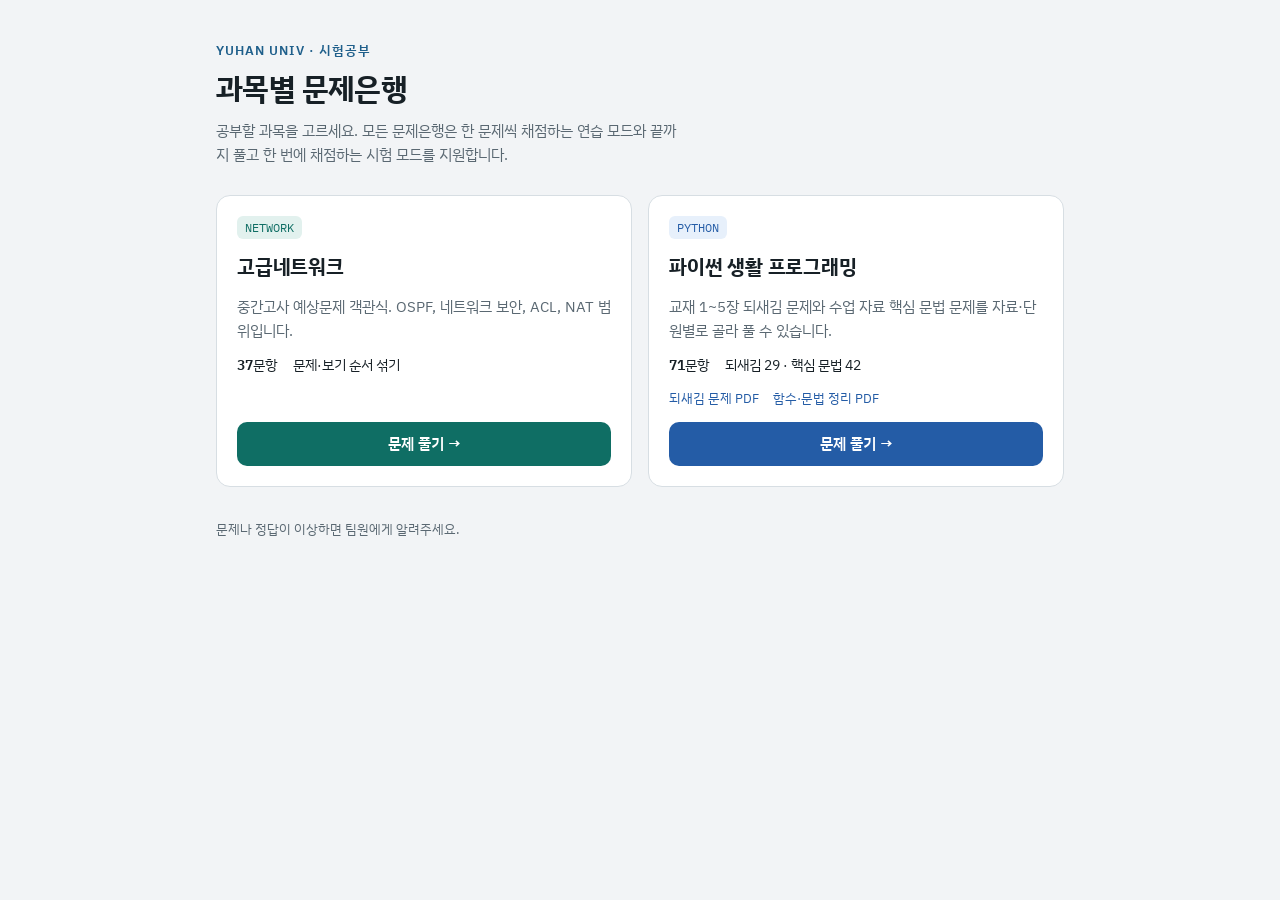
<file: index.html>
<!doctype html>
<html lang="ko">
<head>
  <meta charset="utf-8">
  <meta name="viewport" content="width=device-width, initial-scale=1, viewport-fit=cover">
  <meta name="description" content="유한대학교 시험공부용 과목별 문제은행 모음">
  <title>유한대 문제은행</title>
  <link rel="preconnect" href="https://fonts.googleapis.com">
  <link rel="stylesheet" href="https://fonts.googleapis.com/css2?family=IBM+Plex+Sans+KR:wght@400;500;600;700&family=IBM+Plex+Mono:wght@500&display=swap">
  <style>
    /* Layout: short header, then one card per subject in a responsive grid */
    :root {
      color-scheme: light;
      --bg: #f2f4f6;
      --surface: #ffffff;
      --ink: #172026;
      --muted: #5a6872;
      --line: #d7dee3;
      --accent: #1f5f8b;
      --accent-soft: #e4eef6;
      --net: #0f6e64;
      --net-soft: #e2f1ee;
      --py: #245ca6;
      --py-soft: #e7f0fb;
      --sans: "IBM Plex Sans KR", "Apple SD Gothic Neo", "Malgun Gothic", system-ui, sans-serif;
      --mono: "IBM Plex Mono", ui-monospace, Consolas, monospace;
    }
    @media (prefers-color-scheme: dark) {
      :root {
        color-scheme: dark;
        --bg: #10161a; --surface: #182127; --ink: #e7eef2; --muted: #96a6b0; --line: #2b3a43;
        --accent: #7ab8e6; --accent-soft: #16303f;
        --net: #4fc3b2; --net-soft: #16332e;
        --py: #7fb0f0; --py-soft: #172a42;
      }
    }
    * { box-sizing: border-box; }
    body { margin: 0; background: var(--bg); color: var(--ink); font-family: var(--sans); font-size: 15px; line-height: 1.6; }
    .wrap { max-width: 880px; margin: 0 auto; padding-inline: 16px; padding-block: 40px 56px; }
    .eyebrow { margin: 0; font-size: .8rem; font-weight: 600; letter-spacing: .08em; color: var(--accent); }
    h1 { margin: 4px 0 6px; font-size: 1.9rem; letter-spacing: -.02em; text-wrap: balance; }
    .lead { margin: 0; color: var(--muted); max-width: 52ch; }
    .grid { margin-top: 28px; display: grid; grid-template-columns: repeat(auto-fit, minmax(280px, 1fr)); gap: 16px; }
    .card { background: var(--surface); border: 1px solid var(--line); border-radius: 14px; padding: 20px; display: flex; flex-direction: column; gap: 12px; min-width: 0; }
    .card.net { --c: var(--net); --cs: var(--net-soft); }
    .card.py { --c: var(--py); --cs: var(--py-soft); }
    .tag { align-self: flex-start; font-family: var(--mono); font-size: .75rem; color: var(--c); background: var(--cs); border-radius: 6px; padding: 2px 8px; }
    .card h2 { margin: 0; font-size: 1.25rem; letter-spacing: -.01em; }
    .card p { margin: 0; color: var(--muted); font-size: .92rem; }
    .facts { display: flex; flex-wrap: wrap; gap: 6px 16px; margin: 0; padding: 0; list-style: none; font-size: .85rem; font-variant-numeric: tabular-nums; }
    .facts b { color: var(--ink); font-weight: 600; }
    .go { margin-top: auto; display: inline-flex; justify-content: center; align-items: center; gap: 6px; background: var(--c); color: var(--surface); text-decoration: none; font-weight: 600; border-radius: 10px; padding: 10px 16px; }
    .go:hover { filter: brightness(1.08); }
    .extra { display: flex; flex-wrap: wrap; gap: 6px 14px; font-size: .84rem; }
    .extra a { color: var(--c); text-decoration: none; }
    .extra a:hover { text-decoration: underline; }
    a:focus-visible { outline: 2px solid var(--accent); outline-offset: 2px; }
    footer { margin-top: 32px; font-size: .8rem; color: var(--muted); }
  </style>
</head>
<body>
  <div class="wrap">
    <header>
      <p class="eyebrow">YUHAN UNIV · 시험공부</p>
      <h1>과목별 문제은행</h1>
      <p class="lead">공부할 과목을 고르세요. 모든 문제은행은 한 문제씩 채점하는 연습 모드와 끝까지 풀고 한 번에 채점하는 시험 모드를 지원합니다.</p>
    </header>

    <main class="grid">
      <!-- 과목 추가: 아래 article 하나를 복사해서 이름·설명·링크만 바꾸면 됩니다 -->
      <article class="card net">
        <span class="tag">NETWORK</span>
        <h2>고급네트워크</h2>
        <p>중간고사 예상문제 객관식. OSPF, 네트워크 보안, ACL, NAT 범위입니다.</p>
        <ul class="facts">
          <li><b>37</b>문항</li>
          <li>문제·보기 순서 섞기</li>
        </ul>
        <a class="go" href="network.html">문제 풀기 →</a>
      </article>

      <article class="card py">
        <span class="tag">PYTHON</span>
        <h2>파이썬 생활 프로그래밍</h2>
        <p>교재 1~5장 되새김 문제와 수업 자료 핵심 문법 문제를 자료·단원별로 골라 풀 수 있습니다.</p>
        <ul class="facts">
          <li><b>71</b>문항</li>
          <li>되새김 29 · 핵심 문법 42</li>
        </ul>
        <div class="extra">
          <a href="00.%20examFile/%ED%8C%8C%EC%9D%B4%EC%8D%AC_1-5%EC%9E%A5_%EB%90%98%EC%83%88%EA%B9%80%EB%AC%B8%EC%A0%9C.pdf">되새김 문제 PDF</a>
          <a href="01.%20studyGuide/%ED%8C%8C%EC%9D%B4%EC%8D%AC_%ED%95%A8%EC%88%98_%EB%AC%B8%EB%B2%95_%EC%A0%95%EB%A6%AC.pdf">함수·문법 정리 PDF</a>
        </div>
        <a class="go" href="python.html">문제 풀기 →</a>
      </article>
    </main>

    <footer>문제나 정답이 이상하면 팀원에게 알려주세요.</footer>
  </div>
</body>
</html>
</file>
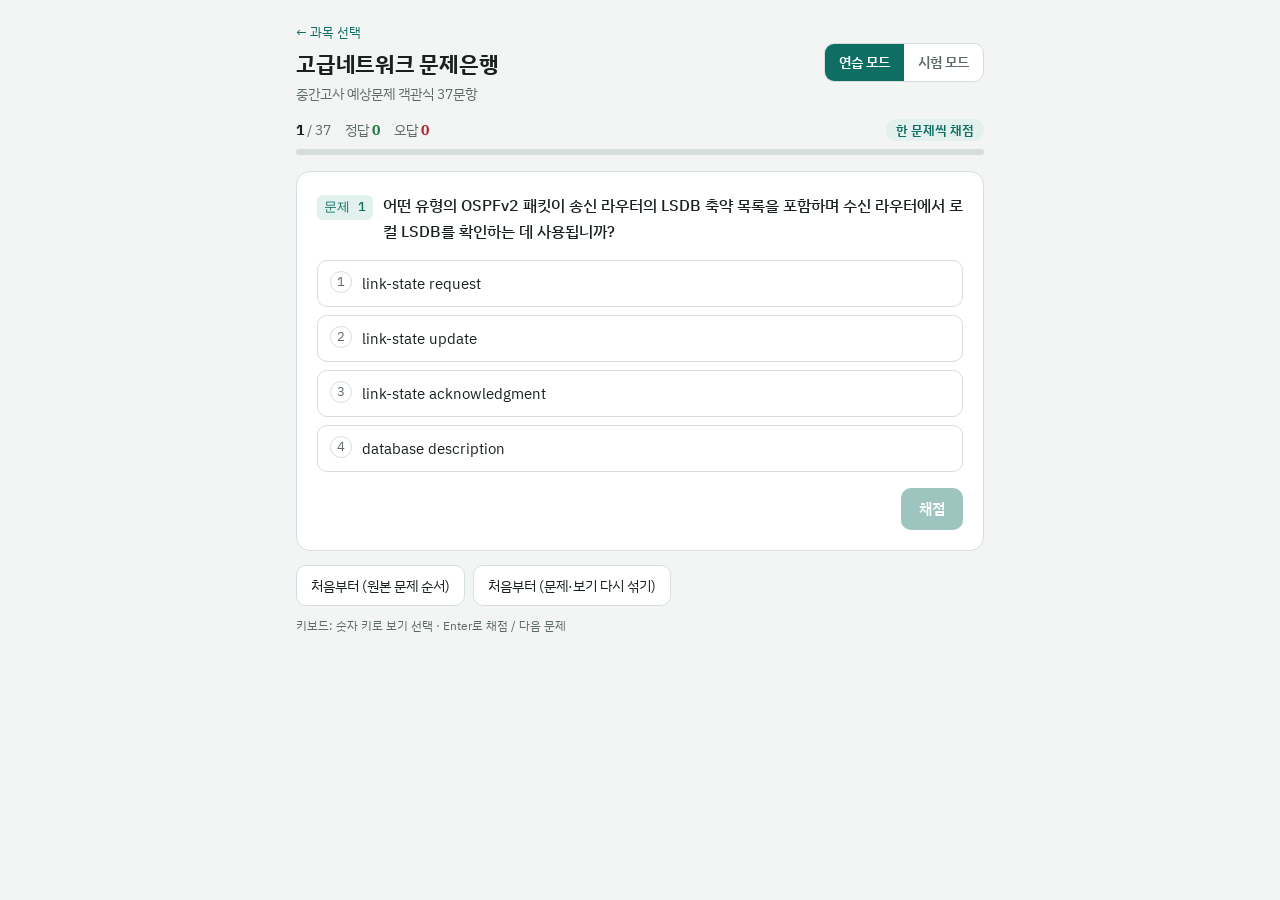
<file: network.html>
<!doctype html><html><head><meta charset=utf8><meta name=viewport content="width=device-width,initial-scale=1,viewport-fit=cover"><style>:root{color-scheme:light;box-sizing:border-box;padding-top:env(safe-area-inset-top,0px);padding-bottom:env(safe-area-inset-bottom,0px)}html{scroll-padding-top:env(safe-area-inset-top,0px)}body{margin:0;padding:0;font:14px -apple-system,BlinkMacSystemFont,sans-serif;background:#fff;color:#000}img{max-width:100%}[hidden]:not([hidden=until-found i]){display:none!important}</style></head><body>
<title>고급네트워크 문제은행</title>
<link rel="preconnect" href="https://fonts.googleapis.com">
<link rel="stylesheet" href="https://fonts.googleapis.com/css2?family=IBM+Plex+Sans+KR:wght@400;500;600;700&family=IBM+Plex+Mono:wght@400;500&display=swap">
<style>
/* Layout: one question at a time in a centered column; mode switch + progress on top, answer controls at the bottom */
:root{
  --bg:#f3f5f4; --surface:#ffffff; --ink:#18211f; --muted:#5d6b67; --line:#d6dedb;
  --accent:#0f6e64; --accent-soft:#e2f1ee; --ok:#1d7a3e; --ok-soft:#e5f4ea; --bad:#b4232f; --bad-soft:#fbe9ea; --warn:#8a5a00; --warn-soft:#fdf3dc;
  --sans:"IBM Plex Sans KR","Apple SD Gothic Neo","Malgun Gothic",system-ui,sans-serif;
  --mono:"IBM Plex Mono",ui-monospace,Consolas,monospace;
}
@media (prefers-color-scheme: dark){:root:not([data-theme="light"]){
  --bg:#111816; --surface:#19221f; --ink:#e6eeeb; --muted:#94a5a0; --line:#2c3a36;
  --accent:#4fc3b2; --accent-soft:#16332e; --ok:#5fd18a; --ok-soft:#17311f; --bad:#ff7b84; --bad-soft:#3a1a1d; --warn:#f0bf5a; --warn-soft:#352a12; color-scheme:dark}}
:root[data-theme="dark"]{
  --bg:#111816; --surface:#19221f; --ink:#e6eeeb; --muted:#94a5a0; --line:#2c3a36;
  --accent:#4fc3b2; --accent-soft:#16332e; --ok:#5fd18a; --ok-soft:#17311f; --bad:#ff7b84; --bad-soft:#3a1a1d; --warn:#f0bf5a; --warn-soft:#352a12; color-scheme:dark}
*{box-sizing:border-box}
body{background:var(--bg);color:var(--ink);font-family:var(--sans);font-size:15px;line-height:1.6}
.back{display:inline-block;font-size:.82rem;color:var(--accent);text-decoration:none;margin-bottom:4px}.back:hover{text-decoration:underline}
.wrap{max-width:720px;margin:0 auto;padding-inline:16px;padding-block:20px 48px}
header{display:flex;flex-wrap:wrap;gap:8px 16px;align-items:center;justify-content:space-between}
header h1{font-size:1.4rem;margin:0;letter-spacing:-.01em}
header .sub{display:block;color:var(--muted);font-size:.85rem}
.seg{display:inline-flex;border:1px solid var(--line);border-radius:10px;overflow:hidden;background:var(--surface)}
.seg button{border:0;background:transparent;color:var(--muted);padding:7px 14px;font:inherit;font-size:.88rem;font-weight:600;cursor:pointer}
.seg button[aria-pressed="true"]{background:var(--accent);color:var(--surface)}
.top{margin-top:14px;display:flex;flex-direction:column;gap:8px}
.meta{display:flex;flex-wrap:wrap;gap:6px 14px;font-size:.88rem;font-variant-numeric:tabular-nums;color:var(--muted);align-items:center}
.meta b{color:var(--ink)} .meta .ok b{color:var(--ok)} .meta .bad b{color:var(--bad)}
.meta .tag{margin-left:auto;font-size:.8rem;background:var(--accent-soft);color:var(--accent);border-radius:999px;padding:1px 10px;font-weight:600}
.track{height:6px;background:var(--line);border-radius:999px;overflow:hidden}
.track i{display:block;height:100%;background:var(--accent);width:0}
.card{margin-top:16px;background:var(--surface);border:1px solid var(--line);border-radius:14px;padding:20px}
.qhead{display:flex;gap:10px;align-items:flex-start}
.num{flex:none;font-family:var(--mono);font-size:.8rem;font-weight:500;color:var(--accent);background:var(--accent-soft);border-radius:6px;padding:2px 7px;margin-top:3px;white-space:nowrap}
.qtext{margin:0;font-weight:500;font-size:1.02rem;white-space:pre-line;min-width:0}
.hint{font-size:.82rem;color:var(--accent);font-weight:600;margin:8px 0 0}
.note{font-size:.8rem;color:var(--muted);margin:6px 0 0}
.fig{margin:14px 0 0;overflow-x:auto;border:1px solid var(--line);border-radius:8px;background:#fff;padding:6px}
.fig img{display:block;max-width:100%;height:auto;margin:0 auto}
.opts{list-style:none;margin:16px 0 0;padding:0;display:flex;flex-direction:column;gap:8px}
.opt{width:100%;text-align:left;display:flex;gap:10px;align-items:flex-start;border:1px solid var(--line);background:var(--surface);color:var(--ink);border-radius:10px;padding:10px 12px;font:inherit;cursor:pointer}
.opt:hover:not(:disabled){border-color:var(--accent)}
.opt .k{flex:none;font-family:var(--mono);font-size:.8rem;width:1.7em;height:1.7em;border-radius:50%;border:1px solid var(--line);display:grid;place-items:center;color:var(--muted)}
.opt .t{min-width:0;padding-top:1px}
.mono .opt .t{font-family:var(--mono);font-size:.86rem;word-break:break-word}
.opt[aria-pressed="true"]{border-color:var(--accent);background:var(--accent-soft)}
.opt[aria-pressed="true"] .k{background:var(--accent);border-color:var(--accent);color:var(--surface)}
.opt.right{border-color:var(--ok);background:var(--ok-soft)}
.opt.right .k{background:var(--ok);border-color:var(--ok);color:var(--surface)}
.opt.wrong{border-color:var(--bad);background:var(--bad-soft)}
.opt.wrong .k{background:var(--bad);border-color:var(--bad);color:var(--surface)}
.opt:disabled{cursor:default}
.foot{display:flex;flex-wrap:wrap;gap:10px;align-items:center;margin-top:16px}
.res{font-weight:600;min-width:0;flex:1 1 auto}
.res.ok{color:var(--ok)} .res.bad{color:var(--bad)}
.primary{border:0;background:var(--accent);color:var(--surface);border-radius:10px;padding:9px 18px;font:inherit;font-weight:600;cursor:pointer}
.primary:disabled{opacity:.4;cursor:default}
.ghost{border:1px solid var(--line);background:var(--surface);color:var(--ink);border-radius:10px;padding:8px 14px;font:inherit;font-size:.9rem;cursor:pointer}
.ghost:hover:not(:disabled){border-color:var(--accent)}
.ghost:disabled{opacity:.4;cursor:default}
.ml{margin-left:auto}
button:focus-visible{outline:2px solid var(--accent);outline-offset:2px}
.fix{margin-top:12px;font-size:.86rem;background:var(--warn-soft);border-radius:8px;padding:9px 11px}
.fix b{color:var(--warn)}
.warnbox{margin-top:12px;background:var(--warn-soft);border-radius:10px;padding:10px 12px;font-size:.9rem;display:flex;flex-wrap:wrap;gap:8px;align-items:center}
.warnbox span{flex:1 1 200px}
.grid{margin-top:16px;display:grid;grid-template-columns:repeat(auto-fill,minmax(42px,1fr));gap:6px}
.grid button{font-family:var(--mono);font-size:.8rem;border:1px solid var(--line);background:var(--surface);color:var(--muted);border-radius:8px;padding:6px 0;cursor:pointer;font-variant-numeric:tabular-nums}
.grid button.ans{background:var(--accent-soft);color:var(--accent);border-color:var(--accent-soft)}
.grid button.ok{background:var(--ok-soft);color:var(--ok);border-color:var(--ok-soft)}
.grid button.bad{background:var(--bad-soft);color:var(--bad);border-color:var(--bad-soft)}
.grid button.cur{outline:2px solid var(--accent);outline-offset:1px;color:var(--ink)}
.gridlab{margin-top:18px;font-size:.8rem;color:var(--muted)}
.tools{display:flex;flex-wrap:wrap;gap:8px;margin-top:14px}
.end{text-align:center}
.end .score{font-family:var(--mono);font-size:2.6rem;font-weight:500;margin:4px 0;font-variant-numeric:tabular-nums}
.end p{margin:4px 0;color:var(--muted)}
.wlist{display:flex;flex-wrap:wrap;gap:6px;justify-content:center;margin:12px 0 4px}
.wlist span{font-family:var(--mono);font-size:.8rem;background:var(--bad-soft);color:var(--bad);border-radius:6px;padding:2px 8px}
.end .tools{justify-content:center}
.keys{font-size:.78rem;color:var(--muted);margin-top:10px}
@media (prefers-reduced-motion:no-preference){.track i{transition:width .25s}.opt{transition:border-color .15s,background .15s}}
</style>

<div class="wrap">
  <header>
    <div>
      <a class="back" href="./">← 과목 선택</a>
      <h1>고급네트워크 문제은행</h1>
      <span class="sub">중간고사 예상문제 객관식 37문항</span>
    </div>
    <div class="seg" role="group" aria-label="풀이 방식">
      <button type="button" id="mPractice" aria-pressed="true">연습 모드</button>
      <button type="button" id="mExam" aria-pressed="false">시험 모드</button>
    </div>
  </header>

  <div class="top">
    <div class="meta" id="meta" aria-live="polite"></div>
    <div class="track"><i id="bar"></i></div>
  </div>

  <main id="stage"></main>

  <div class="tools" id="tools"></div>
  <p class="keys" id="keys"></p>
</div>

<script>
const QS = [{"n": 1, "q": "OSPF에서 계층적 라우팅을 용이하게 하는 데 사용되는 것은 무엇입니까?", "o": ["자동 요약", "여러 영역의 사용", "빈번한 SPF 계산", "지정된 라우터의 선택"], "a": [2]}, {"n": 2, "q": "다중 영역 OSPF 라우팅의 이점은 무엇입니까?", "o": ["한 영역의 토폴로지 변경으로 인해 다른 영역에서 SPF 재계산이 발생하지 않습니다.", "자동 경로 요약은 기본적으로 영역 간에 발생합니다.", "모든 영역의 라우터는 동일한 링크 상태 데이터베이스를 공유하고 전체 네트워크에 대한 완전한 그림을 갖습니다.", "백본 영역이 필요하지 않습니다."], "a": [1]}, {"n": 3, "q": "동일한 영역을 공유하는 모든 OSPF 라우터에서 동일한 OSPF 데이터 구조는 무엇입니까?", "o": ["adjacency database", "link-state database", "routing table", "forwarding database"], "a": [2]}, {"n": 4, "q": "OSPF 지원 라우터는 다른 라우터와 인접성을 설정한 직후 어떤 단계를 수행합니까?", "o": ["최선의 경로 선택", "토폴로지 테이블 구축", "SPF 알고리즘 실행", "링크 상태 광고 교환"], "a": [4]}, {"n": 6, "q": "이웃 인접성을 설정하기 위해 두 개의 OSPF 라우터가 Hello 패킷을 교환합니다. 두 라우터에서 일치해야 하는 Hello 패킷의 두 값은 무엇입니까?", "o": ["router ID", "hello and dead interval", "router priority", "list of neighbors"], "a": [2]}, {"n": 7, "q": "모든 Cisco OSPF 라우터에 대한 기본 라우터 우선 순위 값은 무엇입니까?", "o": ["0", "1", "10", "255"], "a": [2]}, {"n": 8, "q": "어떤 유형의 OSPFv2 패킷이 송신 라우터의 LSDB 축약 목록을 포함하며 수신 라우터에서 로컬 LSDB를 확인하는 데 사용됩니까?", "o": ["link-state update", "link-state request", "database description", "link-state acknowledgment"], "a": [3]}, {"n": 9, "q": "OSPF 네트워크에서 DR 및 BDR 선택은 언제 필요합니까?", "o": ["OSPF 영역의 모든 라우터가 인접성을 형성할 수 없는 경우", "두 개의 인접한 이웃이 두 개의 다른 네트워크에 있는 경우", "라우터가 공통 이더넷 네트워크를 통해 상호 연결된 경우", "인접한 두 이웃이 점대점 링크를 통해 상호 연결될 때"], "a": [3]}, {"n": 10, "q": "기본적으로 대역폭이 10Mb/s 인 링크에 대한 OSPF 비용은 얼마입니까?", "o": ["1", "10", "100", "1000"], "a": [2]}, {"n": 11, "q": "라우터 ID가 수동으로 구성되지 않은 경우 라우터 Branch1은 OSPF 라우터 ID로 무엇을 사용합니까?", "note": "원본 자료에 그림이 없는 문제입니다.", "o": ["10.0.0.1", "10.1.0.1", "192.168.1.100", "209.165.201.1"], "a": [4]}, {"n": 13, "q": "아래 그림에 표시된 토폴로지의 OSPF 선택 프로세스 결과를 올바르게 설명한 것은 무엇입니까?", "img": "q13", "o": ["R3은 BDR로 선출됩니다.", "R4 FastEthernet 0/0 우선 순위는 128입니다.", "R2의 라우터 ID는 루프백 인터페이스입니다.", "R2는 DR로 선출됩니다.", "R1은 BDR로 선출됩니다.", "R4 라우터 ID는 172.16.1.1입니다."], "a": [1, 4, 6], "fix": "원본 정답은 'R1은 BDR로 선출'을 포함했지만 틀렸습니다. R2는 우선순위 255로 DR입니다. 나머지 R1·R3·R4는 우선순위가 모두 1이라 라우터 ID로 BDR을 정합니다. R1은 1.1.1.1, R3은 192.168.1.4(인터페이스 최고 IP), R4는 172.16.1.1(루프백)이므로 ID가 가장 큰 R3이 BDR입니다. 정답: R3은 BDR · R2는 DR · R4 라우터 ID는 172.16.1.1"}, {"n": 14, "q": "라우팅 프로토콜 시작 관계가 인접 라우터와 만들어졌는지 확인하는 데 사용되는 명령은 무엇입니까?", "o": ["show ip protocols", "ping", "show ip ospf neighbor", "show ip interface brief"], "a": [3]}, {"n": 15, "q": "OSPF가 활성화되었는지 확인하고 네트워크에서 보급 중인 네트워크 목록도 제공하는지 확인하는 데 사용되는 명령은 무엇입니까?", "o": ["show ip protocols", "show ip ospf interface", "show ip interface brief", "show ip route ospf"], "a": [1]}, {"n": 16, "q": "각 목적지에 대한 최적의 경로를 결정하기 위해 알고리즘을 실행하는 라우터가 링크 상태 라우팅 프로세스에서 설명하는 단계는 무엇입니까?", "o": ["SPF 알고리즘 실행", "이웃을 액세스할 수 없음으로 선언", "로드 밸런싱 동일 비용 경로", "최적의 경로 선택"], "a": [1]}, {"n": 17, "q": "B에서 라우터 A LAN 172.16.1.0/24에 도달하기 위한 OSPF 비용은 얼마입니까?", "img": "q17", "o": ["64", "129", "66", "65"], "a": [4]}, {"n": 18, "q": "라우터가 라우팅 테이블에 최상의 경로를 삽입하는 것으로 설명되는 링크 상태 라우팅 프로세스의 단계는 무엇입니까?", "o": ["최적의 경로 선택", "로드 밸런싱 동일 비용 경로", "SPF 알고리즘 실행", "접근할 수 없는 이웃을 선언"], "a": [1]}, {"n": 19, "q": "관리자가 라우터에서 단일 영역 OSPF를 구성하고 있습니다. 알려야 하는 네트워크 중 하나는 64.102.0.0 255.255.255.128입니다. 관리자는 OSPF 네트워크 문에서 어떤 와일드카드 마스크를 사용합니까?", "o": ["0.0.0.127", "0.0.0.63", "0.0.0.31", "0.0.0.15"], "a": [1]}, {"n": 20, "q": "OSPF 라우터에서 라우터 ID를 수정한 후 새 라우터 ID를 적용하기 위해 선호하는 방법은 무엇입니까?", "o": ["HQ# copy running-config startup-config", "HQ# clear ip ospf process", "HQ# clear ip route *", "HQ# resume"], "a": [2]}, {"n": 22, "q": "어떤 유형의 해커가 정치적, 사회적 문제에 반대하는 동기를 부여받았습니까?", "o": ["script kiddie", "hacktivist", "vulnerability broker", "cybercriminal"], "a": [2]}, {"n": 23, "q": "통신을 투명하게 모니터링, 캡처 및 제어할 목적으로 소스와 대상 사이에 위협 행위자가 위치하는 공격은 무엇입니까?", "o": ["DoS attack", "ICMP attack", "SYN flood attack", "man-in-the-middle attack"], "a": [4]}, {"n": 24, "q": "합법적인 사용자가 네트워크 서비스에 액세스하지 못하도록 사이버 범죄자가 시도하는 공격 유형은 무엇입니까?", "o": ["DoS", "MITM", "session hijacking", "address spoofing"], "a": [1]}, {"n": 25, "q": "사용자를 악의적인 인터넷 사이트로 리디렉션하는 데 사용되는 위조된 정보는 어떤 유형의 공격입니까?", "o": ["DNS cache poisoning", "ARP cache poisoning", "DNS amplification and reflection", "domain generation"], "a": [1]}, {"n": 26, "q": "MD5 또는 SHA 해시 생성 알고리즘의 구현으로 보장되는 보안 통신의 요구 사항은 무엇입니까?", "o": ["confidentiality", "authentication", "integrity", "nonrepudiation"], "a": [3]}, {"n": 27, "q": "비대칭 알고리즘이 공개 키를 사용하여 데이터를 암호화하는 경우 데이터를 해독하는 데 사용되는 것은 무엇입니까?", "o": ["a digital certificate", "a private key", "DH", "a different public key"], "a": [2]}, {"n": 28, "q": "네트워크 관리자가 IPv4 확장 ACL에서 사용할 수 있는 두 개의 패킷 필터는 무엇입니까?", "o": ["destination MAC address", "computer type", "source TCP hello address", "ICMP message type", "destination UDP port number"], "a": [4, 5]}, {"n": 29, "q": "어떤 유형의 ACL이 네트워크 액세스에 대해 더 큰 유연성과 제어를 제공합니까?", "o": ["flexible", "named standard", "extended", "numbered standard"], "a": [3]}, {"n": 30, "q": "어떤 ACE가 모든 네트워크에서 시작되고 192.168.1.1의 웹 서버로 향하는 패킷을 허용합니까?", "o": ["access-list 101 permit tcp host 192.168.1.1 any eq 80", "access-list 101 permit tcp host 192.168.1.1 eq 80 any", "access-list 101 permit tcp any eq 80 host 192.168.1.1", "access-list 101 permit tcp any host 192.168.1.1 eq 80"], "a": [4], "mono": true}, {"n": 31, "q": "사이버 범죄자가 반개방 TCP 연결로 대상 호스트를 제압하려는 TCP 공격은 무엇입니까?", "o": ["reset attack", "session hijacking attack", "SYN flood attack", "port scan attack"], "a": [3]}, {"n": 32, "q": "다음 중 표준 IPv4 ACL의 특성을 설명하는 문장은 무엇입니까?", "o": ["인터페이스 구성 모드에서 구성됩니다.", "소스 IP 주소만을 기준으로 트래픽을 필터링합니다.", "숫자로 만들 수 있지만 이름으로는 만들 수 없습니다.", "소스 IP 주소와 소스 포트를 기반으로 트래픽을 필터링하도록 구성할 수 있습니다."], "a": [2]}, {"n": 33, "q": "취약점을 이용하는 메커니즘을 설명하는 데 사용되는 용어는 무엇입니까?", "o": ["exploit", "threat", "vulnerability", "mitigation"], "a": [1]}, {"n": 34, "q": "개인적인 이익을 위해 또는 악의적인 이유로 컴퓨터와 네트워크 보안을 손상시키는 비윤리적 범죄자를 설명하는 데 사용되는 용어는 무엇입니까?", "o": ["black hat hackers", "vulnerability broker", "hacktivists", "script kiddies"], "a": [1]}, {"n": 38, "q": "어떤 단일 액세스 목록 설명이 다음 모든 네트워크와 일치하는가?\n192.168.19.0 [19 → 0001 0011]   192.168.20.0 [20 → 0001 0100]\n192.168.21.0 [21 → 0001 0101]   192.168.22.0 [22 → 0001 0110]", "o": ["access-list 10 permit 192.168.16.0 0.0.7.255", "access-list 10 permit 192.168.16.0 0.0.0.255", "access-list 10 permit 192.168.16.0 0.0.15.255", "access-list 10 permit 192.168.0.0 0.0.15.255"], "a": [1], "mono": true}, {"n": 39, "q": "통신의 양측이 PAT를 사용할 때 단점은 무엇입니까?", "o": ["호스트 IPv4 주소 지정은 복잡합니다.", "종단 간 IPv4 추적 기능이 손실됩니다.", "인터넷 연결의 유연성이 감소합니다.", "통신 보안에 부정적인 영향을 미칩니다."], "a": [2]}, {"n": 40, "q": "표시되는 출력에 따라 어떤 유형의 NAT가 구현되었습니까?", "img": "q40", "o": ["2개의 공용 IP 주소 풀이 있는 동적 NAT", "외부 인터페이스를 사용하는 PAT", "하나의 항목이 있는 정적 NAT", "NAT 풀이 있는 정적 NAT"], "a": [2]}, {"n": 41, "q": "인터넷으로 전달되는 패킷에 대해 라우터 R1이 사용하는 목적지 주소는 무엇입니까?", "img": "q40", "o": ["198.51.100.3", "209.165.202.141", "10.6.15.2", "209.165.200.225"], "a": [1, 2]}, {"n": 42, "q": "하나의 내부 전역 주소를 사용하는 여러 내부 호스트를 추적하기 위해 NAT 오버로드는 무엇을 사용합니까?", "o": ["MAC addresses", "port numbers", "IP addresses", "autonomous system numbers"], "a": [2]}, {"n": 43, "q": "아래에 표시된 액세스 제어 목록 명령문과 일치하는 패킷은 무엇인가?\naccess-list 110 permit tcp 172.16.0.0 0.0.0.255 any eq 22", "o": ["172.16.0.0 네트워크에서 모든 목적지 네트워크로 가는 SSH 트래픽", "모든 소스 네트워크에서 172.16.0.0 네트워크로의 SSH 트래픽", "모든 호스트에서 172.16.0.0 네트워크까지의 모든 TCP 트래픽", "172.16.0.0 네트워크에서 모든 목적지 네트워크로의 모든 FTP 트래픽"], "a": [1]}];
const IMG = {"q13": "[data-uri]", "q17": "[data-uri]", "q40": "[data-uri]"};
const KEY = 'netquiz-v4';
const byN = Object.fromEntries(QS.map(q => [q.n, q]));
const ALL = QS.map(q => q.n);

function shuffled(arr){ const a = arr.slice(); for (let i = a.length - 1; i > 0; i--){ const j = Math.floor(Math.random() * (i + 1)); [a[i], a[j]] = [a[j], a[i]]; } return a; }
function newPerm(q){ return shuffled(q.o.map((_, i) => i + 1)); }
function isCorrect(q, perm, sel){
  const chosen = sel.map(p => perm[p - 1]).sort((a, b) => a - b);
  const ans = q.a.slice().sort((a, b) => a - b);
  return chosen.length === ans.length && chosen.every((v, i) => v === ans[i]);
}

/* practice: {order, idx, results:{n:bool}, retry, perm, sel, graded}
   exam:     {order, idx, perms:{n:perm}, ans:{n:[pos]}, submitted, warn} */
function freshPractice(order, retry){ return {order, idx:0, results:{}, retry:!!retry, perm:null, sel:[], graded:false}; }
function freshExam(order){ return {order, idx:0, perms:{}, ans:{}, submitted:false, warn:false}; }

let st = null;
// 열 때마다 새로 시작: 예전 버전이 저장해 둔 진행 기록은 지운다
try { ['netquiz-v1','netquiz-v2','netquiz-v3','netquiz-v4'].forEach(k => localStorage.removeItem(k)); } catch (e) {}
const valid = o => o && Array.isArray(o.order) && o.order.length && o.order.every(n => byN[n]);
if (!st || !valid(st.practice) || !valid(st.exam)) st = {cur:'practice', practice:freshPractice(shuffled(ALL)), exam:freshExam(shuffled(ALL))};
function save(){}

const stage = document.getElementById('stage'), meta = document.getElementById('meta'), bar = document.getElementById('bar'), tools = document.getElementById('tools'), keys = document.getElementById('keys');

function card(q, perm, sel, opts, label){
  // opts: {locked, showAnswer}
  const multi = q.a.length > 1;
  const el = document.createElement('article');
  el.className = 'card' + (q.mono ? ' mono' : '');
  el.innerHTML = `
    <div class="qhead"><span class="num">문제 ${label}</span><p class="qtext"></p></div>
    ${multi ? `<p class="hint">정답 ${q.a.length}개를 모두 고르세요</p>` : ''}
    ${q.note ? `<p class="note">${q.note}</p>` : ''}
    ${q.img ? `<div class="fig"><img alt="문제 ${label} 그림" src="${IMG[q.img]}"></div>` : ''}
    <ul class="opts"></ul>
    <div class="foot"></div>`;
  el.querySelector('.qtext').textContent = q.q;
  const ul = el.querySelector('.opts');
  perm.forEach((orig, i) => {
    const pos = i + 1;
    const b = document.createElement('button');
    b.type = 'button'; b.className = 'opt';
    b.innerHTML = `<span class="k">${pos}</span><span class="t"></span>`;
    b.querySelector('.t').textContent = q.o[orig - 1];
    const picked = sel.includes(pos);
    b.setAttribute('aria-pressed', picked && !opts.showAnswer ? 'true' : 'false');
    if (opts.showAnswer){
      if (q.a.includes(orig)) b.classList.add('right'); else if (picked) b.classList.add('wrong');
    }
    if (opts.locked) b.disabled = true; else b.addEventListener('click', () => pick(pos));
    const li = document.createElement('li'); li.appendChild(b); ul.appendChild(li);
  });
  if (opts.showAnswer){
    const ok = isCorrect(q, perm, sel);
    const ansPos = perm.map((orig, i) => q.a.includes(orig) ? i + 1 : null).filter(Boolean);
    const res = document.createElement('span');
    res.className = 'res ' + (ok ? 'ok' : 'bad');
    res.textContent = ok ? '정답입니다' : (sel.length ? `오답 · 정답은 ${ansPos.join(', ')}번` : `안 푼 문제 · 정답은 ${ansPos.join(', ')}번`);
    el.querySelector('.foot').appendChild(res);
    if (q.fix){ const f = document.createElement('div'); f.className = 'fix'; f.innerHTML = '<b>정답 수정 · </b>'; f.append(q.fix); el.appendChild(f); }
  }
  return el;
}

function btn(cls, text, fn, disabled){
  const b = document.createElement('button'); b.type = 'button'; b.className = cls; b.textContent = text;
  if (disabled) b.disabled = true; else b.addEventListener('click', fn);
  return b;
}

/* ---------------- practice mode ---------------- */
function renderPractice(){
  const s = st.practice, total = s.order.length;
  const ok = Object.values(s.results).filter(Boolean).length, bad = Object.values(s.results).filter(v => v === false).length;
  const pos = Math.min(s.idx + 1, total);
  meta.innerHTML = `<span><b>${pos}</b> / ${total}</span><span class="ok">정답 <b>${ok}</b></span><span class="bad">오답 <b>${bad}</b></span><span class="tag">${s.retry ? '틀린 문제 다시 풀기' : '한 문제씩 채점'}</span>`;
  bar.style.width = (Object.keys(s.results).length / total * 100) + '%';
  tools.replaceChildren(
    btn('ghost', '처음부터 (원본 문제 순서)', () => { st.practice = freshPractice(ALL); save(); render(); window.scrollTo({top:0}); }),
    btn('ghost', '처음부터 (문제·보기 다시 섞기)', () => { st.practice = freshPractice(shuffled(ALL)); save(); render(); window.scrollTo({top:0}); })
  );
  keys.textContent = '키보드: 숫자 키로 보기 선택 · Enter로 채점 / 다음 문제';

  if (s.idx >= total){
    const wrong = s.order.filter(n => s.results[n] === false);
    const wrongPos = s.order.map((n, i) => s.results[n] === false ? i + 1 : null).filter(Boolean);
    stage.replaceChildren(endCard(s.retry ? '틀린 문제 다시 풀기 결과' : '연습 결과', ok, total, wrong, wrongPos));
    return;
  }
  const q = byN[s.order[s.idx]];
  if (!s.perm || s.perm.length !== q.o.length){ s.perm = newPerm(q); s.sel = []; s.graded = false; save(); }
  const el = card(q, s.perm, s.sel, {locked:s.graded, showAnswer:s.graded}, s.idx + 1);
  const foot = el.querySelector('.foot');
  const go = s.graded
    ? btn('primary ml', s.idx + 1 < total ? '다음 문제' : '결과 보기', practiceNext)
    : btn('primary ml', '채점', practiceGrade, s.sel.length === 0);
  go.id = 'go'; foot.appendChild(go);
  stage.replaceChildren(el);
  go.focus({preventScroll:true});
}
function practiceGrade(){
  const s = st.practice; if (s.graded || !s.sel.length) return;
  const q = byN[s.order[s.idx]];
  s.results[q.n] = isCorrect(q, s.perm, s.sel); s.graded = true; save(); render();
}
function practiceNext(){
  const s = st.practice; s.idx++; s.perm = null; s.sel = []; s.graded = false; save(); render(); window.scrollTo({top:0});
}

/* ---------------- exam mode ---------------- */
function renderExam(){
  const s = st.exam, total = s.order.length;
  const answered = s.order.filter(n => (s.ans[n] || []).length).length;
  const q = byN[s.order[s.idx]];
  if (!s.perms[q.n]){ s.perms[q.n] = newPerm(q); save(); }
  const perm = s.perms[q.n], sel = s.ans[q.n] || [];

  if (s.submitted){
    const r = examScore();
    meta.innerHTML = `<span>점수 <b>${r.score}</b> / ${r.answered}</span><span class="ok">정답 <b>${r.score}</b></span><span class="bad">오답 <b>${r.wrong.length}</b></span>${r.skipped ? `<span>안 푼 문제 <b>${r.skipped}</b></span>` : ''}<span class="tag">시험 채점 완료 · 문제 ${s.idx + 1} 확인 중</span>`;
    bar.style.width = '100%';
  } else {
    meta.innerHTML = `<span><b>${s.idx + 1}</b> / ${total}</span><span>답한 문제 <b>${answered}</b></span><span>남은 문제 <b>${total - answered}</b></span><span class="tag">끝까지 풀고 한 번에 채점</span>`;
    bar.style.width = (answered / total * 100) + '%';
  }

  const nodes = [];
  if (s.submitted && s.idx === -1){ /* not used */ }
  const el = card(q, perm, sel, {locked:s.submitted, showAnswer:s.submitted}, s.idx + 1);
  const foot = el.querySelector('.foot');
  const prev = btn('ghost', '이전', () => examGo(s.idx - 1), s.idx === 0);
  foot.appendChild(prev);
  if (s.idx + 1 < total){
    const nx = btn('primary ml', '다음 문제', () => examGo(s.idx + 1)); nx.id = 'go'; foot.appendChild(nx);
  } else if (!s.submitted){
    const sub = btn('primary ml', '제출하고 채점하기', examSubmit); sub.id = 'go'; foot.appendChild(sub);
  } else {
    const fin = btn('primary ml', '결과 보기', () => { s.idx = total; save(); render(); }); fin.id = 'go'; foot.appendChild(fin);
  }
  nodes.push(el);

  if (s.warn && !s.submitted){
    const w = document.createElement('div'); w.className = 'warnbox';
    const t = document.createElement('span'); t.textContent = `아직 안 푼 문제가 ${total - answered}개 있습니다. 지금 종료하면 푼 ${answered}문제만 채점하고, 안 푼 문제는 채점에서 빠집니다.`;
    w.append(t, btn('ghost', '계속 풀기', () => { s.warn = false; save(); render(); }), btn('primary', '지금 종료하고 채점', () => examSubmit(true)));
    el.appendChild(w);
  }

  const lab = document.createElement('p'); lab.className = 'gridlab';
  lab.textContent = s.submitted ? '문제 번호를 눌러 정답을 확인하세요 (초록 정답 · 빨강 오답 · 색 없음 안 푼 문제)' : '문제 번호를 눌러 바로 이동 (색칠된 번호는 답한 문제)';
  const grid = document.createElement('div'); grid.className = 'grid';
  s.order.forEach((n, i) => {
    const b = document.createElement('button'); b.type = 'button'; b.textContent = i + 1;
    b.setAttribute('aria-label', `문제 ${i + 1}`);
    if (s.submitted){ if ((s.ans[n] || []).length) b.classList.add(isCorrect(byN[n], s.perms[n], s.ans[n]) ? 'ok' : 'bad'); }
    else if ((s.ans[n] || []).length) b.classList.add('ans');
    if (i === s.idx) b.classList.add('cur');
    b.addEventListener('click', () => examGo(i));
    grid.appendChild(b);
  });
  nodes.push(lab, grid);

  tools.replaceChildren(
    ...(s.submitted ? [] : [btn('primary', '지금 종료하고 채점', () => examSubmit())]),
    btn('ghost', s.submitted ? '새 시험 시작 (문제·보기 다시 섞기)' : '시험 처음부터 다시 (문제·보기 다시 섞기)', () => { st.exam = freshExam(shuffled(ALL)); save(); render(); window.scrollTo({top:0}); })
  );
  keys.textContent = s.submitted ? '키보드: ← → 로 문제 이동' : '키보드: 숫자 키로 보기 선택 · ← → 또는 Enter로 문제 이동';
  stage.replaceChildren(...nodes);
}
function renderExamEnd(){
  const s = st.exam, total = s.order.length;
  const r = examScore();
  meta.innerHTML = `<span>점수 <b>${r.score}</b> / ${r.answered}</span><span class="ok">정답 <b>${r.score}</b></span><span class="bad">오답 <b>${r.wrong.length}</b></span>${r.skipped ? `<span>안 푼 문제 <b>${r.skipped}</b></span>` : ''}<span class="tag">시험 채점 완료</span>`;
  bar.style.width = '100%';
  const end = endCard(r.skipped ? '시험 결과 (중간 종료)' : '시험 결과', r.score, r.answered, r.wrong, r.wrongPos,
    r.skipped ? (r.answered ? `전체 ${total}문제 중 ${r.answered}문제를 풀고 종료했습니다. 안 푼 ${r.skipped}문제는 채점에서 뺐습니다.` : `푼 문제 없이 종료했습니다.`) : '');
  end.querySelector('.tools').prepend(btn('ghost', '문제별 정답 확인', () => { s.idx = 0; save(); render(); window.scrollTo({top:0}); }));
  stage.replaceChildren(end);
  tools.replaceChildren(btn('ghost', '새 시험 시작 (문제·보기 다시 섞기)', () => { st.exam = freshExam(shuffled(ALL)); save(); render(); window.scrollTo({top:0}); }));
  keys.textContent = '';
}
function examGo(i){
  const s = st.exam; if (i < 0 || i >= s.order.length) return;
  s.idx = i; save(); render(); window.scrollTo({top:0});
}
function examSubmit(force){
  const s = st.exam;
  const answered = s.order.filter(n => (s.ans[n] || []).length).length;
  if (answered < s.order.length && force !== true){ s.warn = true; save(); render(); document.querySelector('.warnbox')?.scrollIntoView({block:'center'}); return; }
  s.order.forEach(n => { if (!s.perms[n]) s.perms[n] = newPerm(byN[n]); });
  s.submitted = true; s.warn = false; s.idx = s.order.length; save(); render(); window.scrollTo({top:0});
}

/* ---------------- shared ---------------- */
function examScore(){
  const s = st.exam;
  const done = s.order.filter(n => (s.ans[n] || []).length);
  const wrong = done.filter(n => !isCorrect(byN[n], s.perms[n], s.ans[n]));
  return {answered: done.length, score: done.length - wrong.length, wrong, skipped: s.order.length - done.length,
          wrongPos: s.order.map((n, i) => wrong.includes(n) ? i + 1 : null).filter(Boolean)};
}
function endCard(title, ok, total, wrong, wrongPos, note){
  const sec = document.createElement('section'); sec.className = 'card end';
  sec.innerHTML = `
    <p>${title}</p>
    <div class="score">${ok} / ${total}</div>
    ${note ? `<p>${note}</p>` : ''}
    <p>${wrong.length ? `틀린 문제 ${wrong.length}개` : (total ? '푼 문제는 모두 맞혔습니다' : '')}</p>
    ${wrong.length ? `<div class="wlist">${wrongPos.map(n => `<span>${n}번</span>`).join('')}</div>` : ''}
    <div class="tools"></div>`;
  if (wrong.length){
    const r = btn('primary', '틀린 문제만 연습 모드로 다시 풀기', () => { st.practice = freshPractice(shuffled(wrong), true); st.cur = 'practice'; save(); render(); window.scrollTo({top:0}); });
    sec.querySelector('.tools').appendChild(r);
  }
  return sec;
}
function pick(pos){
  if (st.cur === 'practice'){
    const s = st.practice; if (s.graded) return;
    const q = byN[s.order[s.idx]];
    s.sel = q.a.length > 1 ? (s.sel.includes(pos) ? s.sel.filter(x => x !== pos) : [...s.sel, pos]) : [pos];
  } else {
    const s = st.exam; if (s.submitted) return;
    const q = byN[s.order[s.idx]]; const cur = s.ans[q.n] || [];
    s.ans[q.n] = q.a.length > 1 ? (cur.includes(pos) ? cur.filter(x => x !== pos) : [...cur, pos]) : [pos];
  }
  save(); render();
}
function render(){
  document.getElementById('mPractice').setAttribute('aria-pressed', st.cur === 'practice' ? 'true' : 'false');
  document.getElementById('mExam').setAttribute('aria-pressed', st.cur === 'exam' ? 'true' : 'false');
  if (st.cur === 'practice') renderPractice();
  else if (st.exam.idx >= st.exam.order.length) renderExamEnd();
  else renderExam();
}
document.getElementById('mPractice').onclick = () => { st.cur = 'practice'; save(); render(); };
document.getElementById('mExam').onclick = () => { st.cur = 'exam'; save(); render(); };

document.addEventListener('keydown', e => {
  if (e.altKey || e.ctrlKey || e.metaKey) return;
  const a = document.activeElement;
  const onOtherButton = a && a.tagName === 'BUTTON' && !a.classList.contains('opt');
  if (st.cur === 'practice'){
    const s = st.practice; if (s.idx >= s.order.length) return;
    const q = byN[s.order[s.idx]];
    if (/^[1-9]$/.test(e.key) && +e.key <= q.o.length && !s.graded){ e.preventDefault(); pick(+e.key); }
    else if (e.key === 'Enter' && !onOtherButton){ e.preventDefault(); s.graded ? practiceNext() : practiceGrade(); }
  } else {
    const s = st.exam; if (s.idx >= s.order.length) return;
    const q = byN[s.order[s.idx]];
    if (/^[1-9]$/.test(e.key) && +e.key <= q.o.length && !s.submitted){ e.preventDefault(); pick(+e.key); }
    else if (e.key === 'ArrowRight'){ e.preventDefault(); examGo(s.idx + 1); }
    else if (e.key === 'ArrowLeft'){ e.preventDefault(); examGo(s.idx - 1); }
    else if (e.key === 'Enter' && !onOtherButton){ e.preventDefault(); if (s.idx + 1 < s.order.length) examGo(s.idx + 1); else if (!s.submitted) examSubmit(); }
  }
});

render();
</script>

</body></html>
</file>
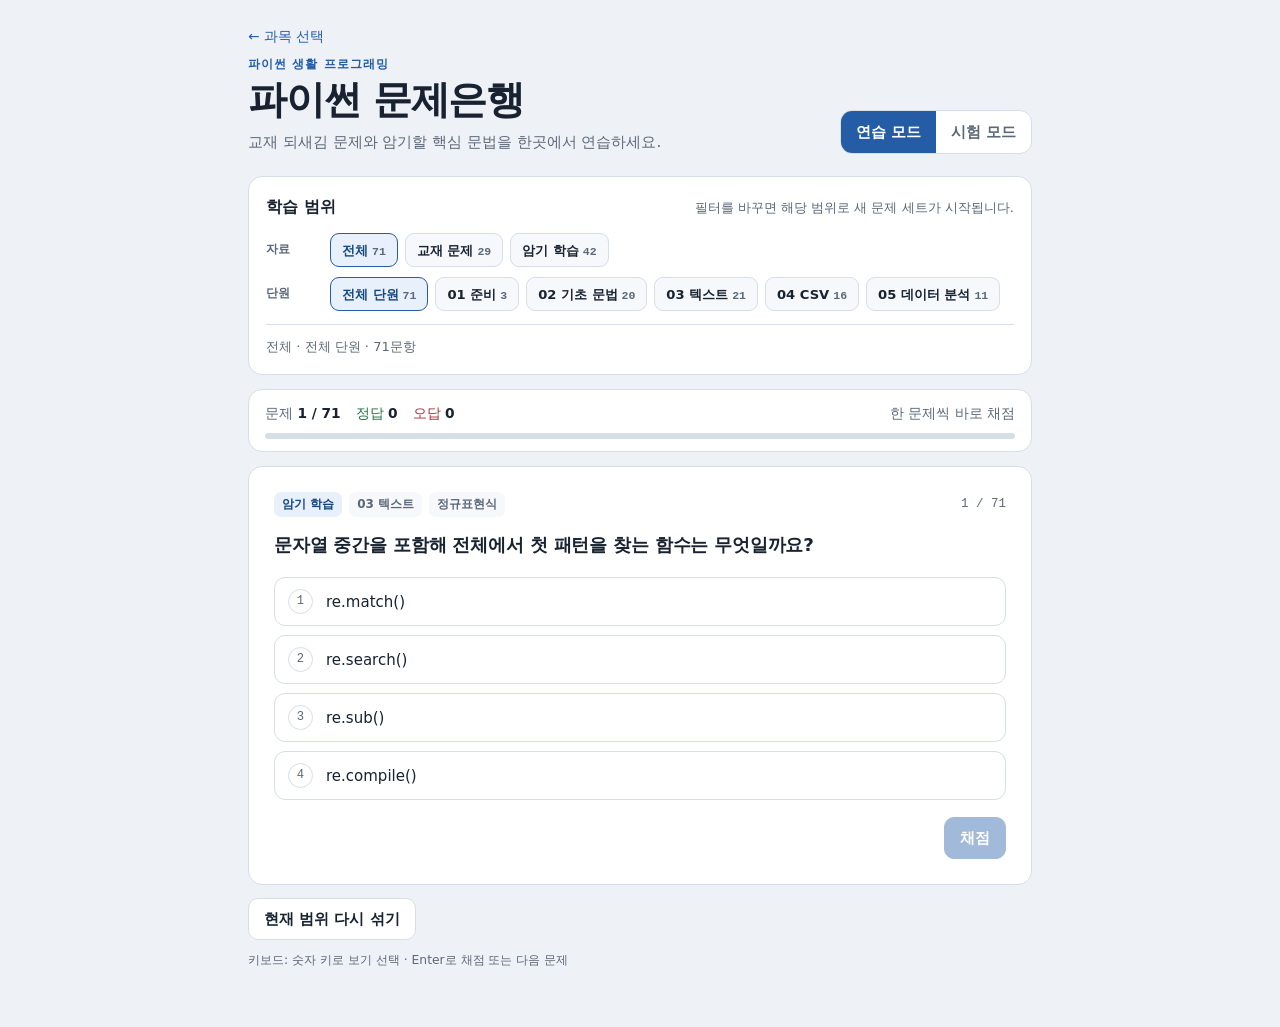
<file: python.html>
<!doctype html>
<html lang="ko">
<head>
  <meta charset="utf-8">
  <meta name="viewport" content="width=device-width, initial-scale=1, viewport-fit=cover">
  <meta name="description" content="교재 되새김 문제와 수업 자료 핵심 문법을 함께 학습하는 파이썬 문제은행">
  <title>파이썬 문제은행</title>
  <link rel="stylesheet" href="assets/python/styles.css">
</head>
<body>
  <div class="shell">
    <header class="site-header">
      <div>
        <a href="./" style="display:inline-block;font-size:.85rem;color:var(--accent);text-decoration:none;margin-bottom:6px">← 과목 선택</a>
        <p class="course">파이썬 생활 프로그래밍</p>
        <h1>파이썬 문제은행</h1>
        <p class="subtitle">교재 되새김 문제와 암기할 핵심 문법을 한곳에서 연습하세요.</p>
      </div>
      <div class="mode-switch" role="group" aria-label="풀이 방식">
        <button type="button" data-mode="practice" aria-pressed="true">연습 모드</button>
        <button type="button" data-mode="exam" aria-pressed="false">시험 모드</button>
      </div>
    </header>

    <section class="filter-panel" aria-labelledby="filterTitle">
      <div class="filter-copy">
        <h2 id="filterTitle">학습 범위</h2>
        <p>필터를 바꾸면 해당 범위로 새 문제 세트가 시작됩니다.</p>
      </div>
      <div class="filter-row">
        <span class="filter-label">자료</span>
        <div class="chip-group" id="sourceFilters" role="group" aria-label="자료 필터"></div>
      </div>
      <div class="filter-row">
        <span class="filter-label">단원</span>
        <div class="chip-group" id="chapterFilters" role="group" aria-label="단원 필터"></div>
      </div>
      <p class="selection-summary" id="selectionSummary" aria-live="polite"></p>
    </section>

    <section class="progress-panel" aria-label="풀이 진행 상황">
      <div class="progress-meta" id="progressMeta" aria-live="polite"></div>
      <div class="progress-track" aria-hidden="true"><i id="progressBar"></i></div>
    </section>

    <main id="stage" tabindex="-1"></main>
    <div class="page-tools" id="pageTools"></div>
    <p class="keyboard-help" id="keyboardHelp"></p>
  </div>

  <script src="assets/python/questions.js"></script>
  <script src="assets/python/app.js"></script>
</body>
</html>
</file>
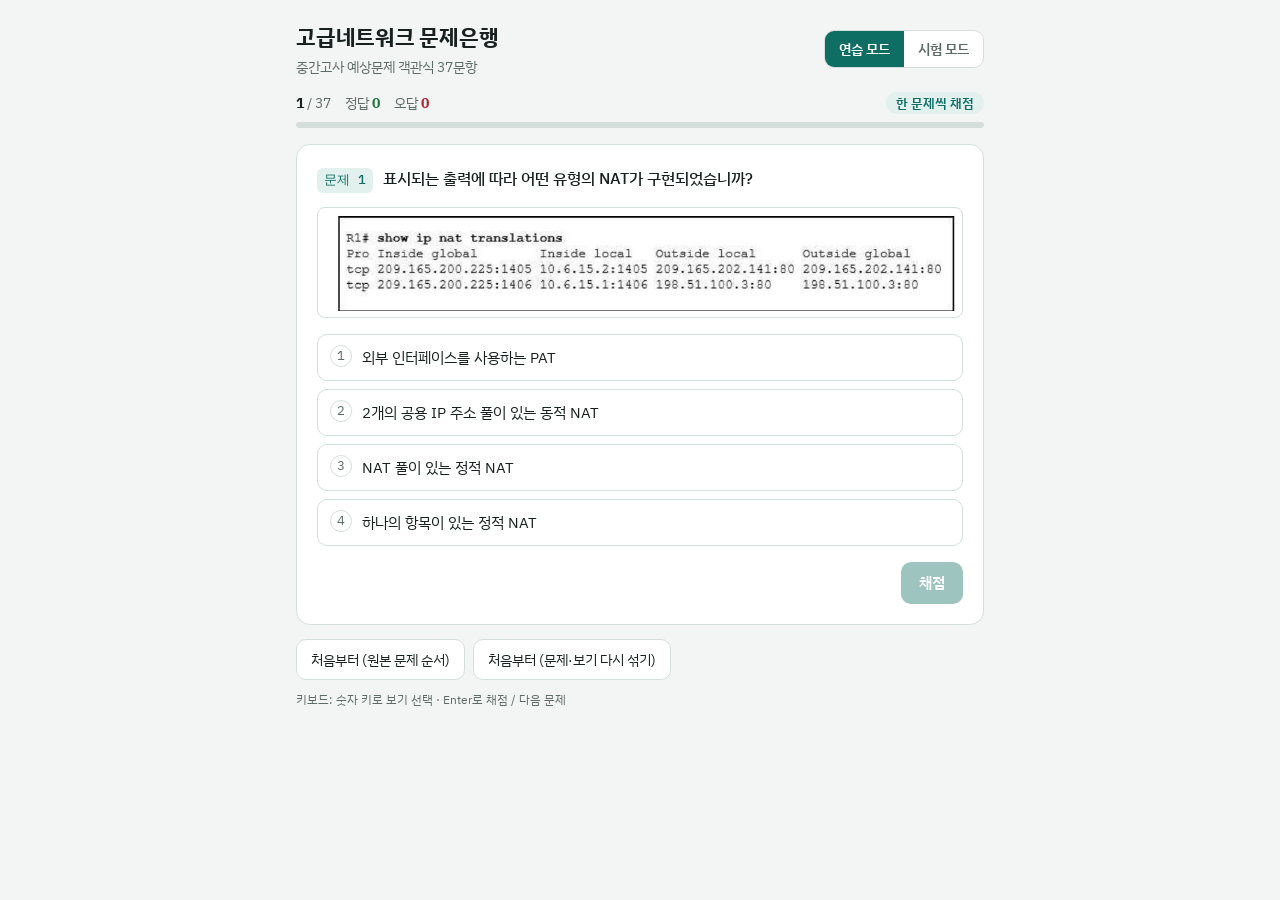
<file: 고급네트워크 문제은행.html>
<!doctype html><html><head><meta charset=utf8><meta name=viewport content="width=device-width,initial-scale=1,viewport-fit=cover"><style>:root{color-scheme:light;box-sizing:border-box;padding-top:env(safe-area-inset-top,0px);padding-bottom:env(safe-area-inset-bottom,0px)}html{scroll-padding-top:env(safe-area-inset-top,0px)}body{margin:0;padding:0;font:14px -apple-system,BlinkMacSystemFont,sans-serif;background:#fff;color:#000}img{max-width:100%}[hidden]:not([hidden=until-found i]){display:none!important}</style></head><body>
<title>고급네트워크 문제은행</title>
<link rel="preconnect" href="https://fonts.googleapis.com">
<link rel="stylesheet" href="https://fonts.googleapis.com/css2?family=IBM+Plex+Sans+KR:wght@400;500;600;700&family=IBM+Plex+Mono:wght@400;500&display=swap">
<style>
/* Layout: one question at a time in a centered column; mode switch + progress on top, answer controls at the bottom */
:root{
  --bg:#f3f5f4; --surface:#ffffff; --ink:#18211f; --muted:#5d6b67; --line:#d6dedb;
  --accent:#0f6e64; --accent-soft:#e2f1ee; --ok:#1d7a3e; --ok-soft:#e5f4ea; --bad:#b4232f; --bad-soft:#fbe9ea; --warn:#8a5a00; --warn-soft:#fdf3dc;
  --sans:"IBM Plex Sans KR","Apple SD Gothic Neo","Malgun Gothic",system-ui,sans-serif;
  --mono:"IBM Plex Mono",ui-monospace,Consolas,monospace;
}
@media (prefers-color-scheme: dark){:root:not([data-theme="light"]){
  --bg:#111816; --surface:#19221f; --ink:#e6eeeb; --muted:#94a5a0; --line:#2c3a36;
  --accent:#4fc3b2; --accent-soft:#16332e; --ok:#5fd18a; --ok-soft:#17311f; --bad:#ff7b84; --bad-soft:#3a1a1d; --warn:#f0bf5a; --warn-soft:#352a12; color-scheme:dark}}
:root[data-theme="dark"]{
  --bg:#111816; --surface:#19221f; --ink:#e6eeeb; --muted:#94a5a0; --line:#2c3a36;
  --accent:#4fc3b2; --accent-soft:#16332e; --ok:#5fd18a; --ok-soft:#17311f; --bad:#ff7b84; --bad-soft:#3a1a1d; --warn:#f0bf5a; --warn-soft:#352a12; color-scheme:dark}
*{box-sizing:border-box}
body{background:var(--bg);color:var(--ink);font-family:var(--sans);font-size:15px;line-height:1.6}
.wrap{max-width:720px;margin:0 auto;padding-inline:16px;padding-block:20px 48px}
header{display:flex;flex-wrap:wrap;gap:8px 16px;align-items:center;justify-content:space-between}
header h1{font-size:1.4rem;margin:0;letter-spacing:-.01em}
header .sub{display:block;color:var(--muted);font-size:.85rem}
.seg{display:inline-flex;border:1px solid var(--line);border-radius:10px;overflow:hidden;background:var(--surface)}
.seg button{border:0;background:transparent;color:var(--muted);padding:7px 14px;font:inherit;font-size:.88rem;font-weight:600;cursor:pointer}
.seg button[aria-pressed="true"]{background:var(--accent);color:var(--surface)}
.top{margin-top:14px;display:flex;flex-direction:column;gap:8px}
.meta{display:flex;flex-wrap:wrap;gap:6px 14px;font-size:.88rem;font-variant-numeric:tabular-nums;color:var(--muted);align-items:center}
.meta b{color:var(--ink)} .meta .ok b{color:var(--ok)} .meta .bad b{color:var(--bad)}
.meta .tag{margin-left:auto;font-size:.8rem;background:var(--accent-soft);color:var(--accent);border-radius:999px;padding:1px 10px;font-weight:600}
.track{height:6px;background:var(--line);border-radius:999px;overflow:hidden}
.track i{display:block;height:100%;background:var(--accent);width:0}
.card{margin-top:16px;background:var(--surface);border:1px solid var(--line);border-radius:14px;padding:20px}
.qhead{display:flex;gap:10px;align-items:flex-start}
.num{flex:none;font-family:var(--mono);font-size:.8rem;font-weight:500;color:var(--accent);background:var(--accent-soft);border-radius:6px;padding:2px 7px;margin-top:3px;white-space:nowrap}
.qtext{margin:0;font-weight:500;font-size:1.02rem;white-space:pre-line;min-width:0}
.hint{font-size:.82rem;color:var(--accent);font-weight:600;margin:8px 0 0}
.note{font-size:.8rem;color:var(--muted);margin:6px 0 0}
.fig{margin:14px 0 0;overflow-x:auto;border:1px solid var(--line);border-radius:8px;background:#fff;padding:6px}
.fig img{display:block;max-width:100%;height:auto;margin:0 auto}
.opts{list-style:none;margin:16px 0 0;padding:0;display:flex;flex-direction:column;gap:8px}
.opt{width:100%;text-align:left;display:flex;gap:10px;align-items:flex-start;border:1px solid var(--line);background:var(--surface);color:var(--ink);border-radius:10px;padding:10px 12px;font:inherit;cursor:pointer}
.opt:hover:not(:disabled){border-color:var(--accent)}
.opt .k{flex:none;font-family:var(--mono);font-size:.8rem;width:1.7em;height:1.7em;border-radius:50%;border:1px solid var(--line);display:grid;place-items:center;color:var(--muted)}
.opt .t{min-width:0;padding-top:1px}
.mono .opt .t{font-family:var(--mono);font-size:.86rem;word-break:break-word}
.opt[aria-pressed="true"]{border-color:var(--accent);background:var(--accent-soft)}
.opt[aria-pressed="true"] .k{background:var(--accent);border-color:var(--accent);color:var(--surface)}
.opt.right{border-color:var(--ok);background:var(--ok-soft)}
.opt.right .k{background:var(--ok);border-color:var(--ok);color:var(--surface)}
.opt.wrong{border-color:var(--bad);background:var(--bad-soft)}
.opt.wrong .k{background:var(--bad);border-color:var(--bad);color:var(--surface)}
.opt:disabled{cursor:default}
.foot{display:flex;flex-wrap:wrap;gap:10px;align-items:center;margin-top:16px}
.res{font-weight:600;min-width:0;flex:1 1 auto}
.res.ok{color:var(--ok)} .res.bad{color:var(--bad)}
.primary{border:0;background:var(--accent);color:var(--surface);border-radius:10px;padding:9px 18px;font:inherit;font-weight:600;cursor:pointer}
.primary:disabled{opacity:.4;cursor:default}
.ghost{border:1px solid var(--line);background:var(--surface);color:var(--ink);border-radius:10px;padding:8px 14px;font:inherit;font-size:.9rem;cursor:pointer}
.ghost:hover:not(:disabled){border-color:var(--accent)}
.ghost:disabled{opacity:.4;cursor:default}
.ml{margin-left:auto}
button:focus-visible{outline:2px solid var(--accent);outline-offset:2px}
.fix{margin-top:12px;font-size:.86rem;background:var(--warn-soft);border-radius:8px;padding:9px 11px}
.fix b{color:var(--warn)}
.warnbox{margin-top:12px;background:var(--warn-soft);border-radius:10px;padding:10px 12px;font-size:.9rem;display:flex;flex-wrap:wrap;gap:8px;align-items:center}
.warnbox span{flex:1 1 200px}
.grid{margin-top:16px;display:grid;grid-template-columns:repeat(auto-fill,minmax(42px,1fr));gap:6px}
.grid button{font-family:var(--mono);font-size:.8rem;border:1px solid var(--line);background:var(--surface);color:var(--muted);border-radius:8px;padding:6px 0;cursor:pointer;font-variant-numeric:tabular-nums}
.grid button.ans{background:var(--accent-soft);color:var(--accent);border-color:var(--accent-soft)}
.grid button.ok{background:var(--ok-soft);color:var(--ok);border-color:var(--ok-soft)}
.grid button.bad{background:var(--bad-soft);color:var(--bad);border-color:var(--bad-soft)}
.grid button.cur{outline:2px solid var(--accent);outline-offset:1px;color:var(--ink)}
.gridlab{margin-top:18px;font-size:.8rem;color:var(--muted)}
.tools{display:flex;flex-wrap:wrap;gap:8px;margin-top:14px}
.end{text-align:center}
.end .score{font-family:var(--mono);font-size:2.6rem;font-weight:500;margin:4px 0;font-variant-numeric:tabular-nums}
.end p{margin:4px 0;color:var(--muted)}
.wlist{display:flex;flex-wrap:wrap;gap:6px;justify-content:center;margin:12px 0 4px}
.wlist span{font-family:var(--mono);font-size:.8rem;background:var(--bad-soft);color:var(--bad);border-radius:6px;padding:2px 8px}
.end .tools{justify-content:center}
.keys{font-size:.78rem;color:var(--muted);margin-top:10px}
@media (prefers-reduced-motion:no-preference){.track i{transition:width .25s}.opt{transition:border-color .15s,background .15s}}
</style>

<div class="wrap">
  <header>
    <div>
      <h1>고급네트워크 문제은행</h1>
      <span class="sub">중간고사 예상문제 객관식 37문항</span>
    </div>
    <div class="seg" role="group" aria-label="풀이 방식">
      <button type="button" id="mPractice" aria-pressed="true">연습 모드</button>
      <button type="button" id="mExam" aria-pressed="false">시험 모드</button>
    </div>
  </header>

  <div class="top">
    <div class="meta" id="meta" aria-live="polite"></div>
    <div class="track"><i id="bar"></i></div>
  </div>

  <main id="stage"></main>

  <div class="tools" id="tools"></div>
  <p class="keys" id="keys"></p>
</div>

<script>
const QS = [{"n": 1, "q": "OSPF에서 계층적 라우팅을 용이하게 하는 데 사용되는 것은 무엇입니까?", "o": ["자동 요약", "여러 영역의 사용", "빈번한 SPF 계산", "지정된 라우터의 선택"], "a": [2]}, {"n": 2, "q": "다중 영역 OSPF 라우팅의 이점은 무엇입니까?", "o": ["한 영역의 토폴로지 변경으로 인해 다른 영역에서 SPF 재계산이 발생하지 않습니다.", "자동 경로 요약은 기본적으로 영역 간에 발생합니다.", "모든 영역의 라우터는 동일한 링크 상태 데이터베이스를 공유하고 전체 네트워크에 대한 완전한 그림을 갖습니다.", "백본 영역이 필요하지 않습니다."], "a": [1]}, {"n": 3, "q": "동일한 영역을 공유하는 모든 OSPF 라우터에서 동일한 OSPF 데이터 구조는 무엇입니까?", "o": ["adjacency database", "link-state database", "routing table", "forwarding database"], "a": [2]}, {"n": 4, "q": "OSPF 지원 라우터는 다른 라우터와 인접성을 설정한 직후 어떤 단계를 수행합니까?", "o": ["최선의 경로 선택", "토폴로지 테이블 구축", "SPF 알고리즘 실행", "링크 상태 광고 교환"], "a": [4]}, {"n": 6, "q": "이웃 인접성을 설정하기 위해 두 개의 OSPF 라우터가 Hello 패킷을 교환합니다. 두 라우터에서 일치해야 하는 Hello 패킷의 두 값은 무엇입니까?", "o": ["router ID", "hello and dead interval", "router priority", "list of neighbors"], "a": [2]}, {"n": 7, "q": "모든 Cisco OSPF 라우터에 대한 기본 라우터 우선 순위 값은 무엇입니까?", "o": ["0", "1", "10", "255"], "a": [2]}, {"n": 8, "q": "어떤 유형의 OSPFv2 패킷이 송신 라우터의 LSDB 축약 목록을 포함하며 수신 라우터에서 로컬 LSDB를 확인하는 데 사용됩니까?", "o": ["link-state update", "link-state request", "database description", "link-state acknowledgment"], "a": [3]}, {"n": 9, "q": "OSPF 네트워크에서 DR 및 BDR 선택은 언제 필요합니까?", "o": ["OSPF 영역의 모든 라우터가 인접성을 형성할 수 없는 경우", "두 개의 인접한 이웃이 두 개의 다른 네트워크에 있는 경우", "라우터가 공통 이더넷 네트워크를 통해 상호 연결된 경우", "인접한 두 이웃이 점대점 링크를 통해 상호 연결될 때"], "a": [3]}, {"n": 10, "q": "기본적으로 대역폭이 10Mb/s 인 링크에 대한 OSPF 비용은 얼마입니까?", "o": ["1", "10", "100", "1000"], "a": [2]}, {"n": 11, "q": "라우터 ID가 수동으로 구성되지 않은 경우 라우터 Branch1은 OSPF 라우터 ID로 무엇을 사용합니까?", "note": "원본 자료에 그림이 없는 문제입니다.", "o": ["10.0.0.1", "10.1.0.1", "192.168.1.100", "209.165.201.1"], "a": [4]}, {"n": 13, "q": "아래 그림에 표시된 토폴로지의 OSPF 선택 프로세스 결과를 올바르게 설명한 것은 무엇입니까?", "img": "q13", "o": ["R3은 BDR로 선출됩니다.", "R4 FastEthernet 0/0 우선 순위는 128입니다.", "R2의 라우터 ID는 루프백 인터페이스입니다.", "R2는 DR로 선출됩니다.", "R1은 BDR로 선출됩니다.", "R4 라우터 ID는 172.16.1.1입니다."], "a": [1, 4, 6], "fix": "원본 정답은 'R1은 BDR로 선출'을 포함했지만 틀렸습니다. R2는 우선순위 255로 DR입니다. 나머지 R1·R3·R4는 우선순위가 모두 1이라 라우터 ID로 BDR을 정합니다. R1은 1.1.1.1, R3은 192.168.1.4(인터페이스 최고 IP), R4는 172.16.1.1(루프백)이므로 ID가 가장 큰 R3이 BDR입니다. 정답: R3은 BDR · R2는 DR · R4 라우터 ID는 172.16.1.1"}, {"n": 14, "q": "라우팅 프로토콜 시작 관계가 인접 라우터와 만들어졌는지 확인하는 데 사용되는 명령은 무엇입니까?", "o": ["show ip protocols", "ping", "show ip ospf neighbor", "show ip interface brief"], "a": [3]}, {"n": 15, "q": "OSPF가 활성화되었는지 확인하고 네트워크에서 보급 중인 네트워크 목록도 제공하는지 확인하는 데 사용되는 명령은 무엇입니까?", "o": ["show ip protocols", "show ip ospf interface", "show ip interface brief", "show ip route ospf"], "a": [1]}, {"n": 16, "q": "각 목적지에 대한 최적의 경로를 결정하기 위해 알고리즘을 실행하는 라우터가 링크 상태 라우팅 프로세스에서 설명하는 단계는 무엇입니까?", "o": ["SPF 알고리즘 실행", "이웃을 액세스할 수 없음으로 선언", "로드 밸런싱 동일 비용 경로", "최적의 경로 선택"], "a": [1]}, {"n": 17, "q": "B에서 라우터 A LAN 172.16.1.0/24에 도달하기 위한 OSPF 비용은 얼마입니까?", "img": "q17", "o": ["64", "129", "66", "65"], "a": [4]}, {"n": 18, "q": "라우터가 라우팅 테이블에 최상의 경로를 삽입하는 것으로 설명되는 링크 상태 라우팅 프로세스의 단계는 무엇입니까?", "o": ["최적의 경로 선택", "로드 밸런싱 동일 비용 경로", "SPF 알고리즘 실행", "접근할 수 없는 이웃을 선언"], "a": [1]}, {"n": 19, "q": "관리자가 라우터에서 단일 영역 OSPF를 구성하고 있습니다. 알려야 하는 네트워크 중 하나는 64.102.0.0 255.255.255.128입니다. 관리자는 OSPF 네트워크 문에서 어떤 와일드카드 마스크를 사용합니까?", "o": ["0.0.0.127", "0.0.0.63", "0.0.0.31", "0.0.0.15"], "a": [1]}, {"n": 20, "q": "OSPF 라우터에서 라우터 ID를 수정한 후 새 라우터 ID를 적용하기 위해 선호하는 방법은 무엇입니까?", "o": ["HQ# copy running-config startup-config", "HQ# clear ip ospf process", "HQ# clear ip route *", "HQ# resume"], "a": [2]}, {"n": 22, "q": "어떤 유형의 해커가 정치적, 사회적 문제에 반대하는 동기를 부여받았습니까?", "o": ["script kiddie", "hacktivist", "vulnerability broker", "cybercriminal"], "a": [2]}, {"n": 23, "q": "통신을 투명하게 모니터링, 캡처 및 제어할 목적으로 소스와 대상 사이에 위협 행위자가 위치하는 공격은 무엇입니까?", "o": ["DoS attack", "ICMP attack", "SYN flood attack", "man-in-the-middle attack"], "a": [4]}, {"n": 24, "q": "합법적인 사용자가 네트워크 서비스에 액세스하지 못하도록 사이버 범죄자가 시도하는 공격 유형은 무엇입니까?", "o": ["DoS", "MITM", "session hijacking", "address spoofing"], "a": [1]}, {"n": 25, "q": "사용자를 악의적인 인터넷 사이트로 리디렉션하는 데 사용되는 위조된 정보는 어떤 유형의 공격입니까?", "o": ["DNS cache poisoning", "ARP cache poisoning", "DNS amplification and reflection", "domain generation"], "a": [1]}, {"n": 26, "q": "MD5 또는 SHA 해시 생성 알고리즘의 구현으로 보장되는 보안 통신의 요구 사항은 무엇입니까?", "o": ["confidentiality", "authentication", "integrity", "nonrepudiation"], "a": [3]}, {"n": 27, "q": "비대칭 알고리즘이 공개 키를 사용하여 데이터를 암호화하는 경우 데이터를 해독하는 데 사용되는 것은 무엇입니까?", "o": ["a digital certificate", "a private key", "DH", "a different public key"], "a": [2]}, {"n": 28, "q": "네트워크 관리자가 IPv4 확장 ACL에서 사용할 수 있는 두 개의 패킷 필터는 무엇입니까?", "o": ["destination MAC address", "computer type", "source TCP hello address", "ICMP message type", "destination UDP port number"], "a": [4, 5]}, {"n": 29, "q": "어떤 유형의 ACL이 네트워크 액세스에 대해 더 큰 유연성과 제어를 제공합니까?", "o": ["flexible", "named standard", "extended", "numbered standard"], "a": [3]}, {"n": 30, "q": "어떤 ACE가 모든 네트워크에서 시작되고 192.168.1.1의 웹 서버로 향하는 패킷을 허용합니까?", "o": ["access-list 101 permit tcp host 192.168.1.1 any eq 80", "access-list 101 permit tcp host 192.168.1.1 eq 80 any", "access-list 101 permit tcp any eq 80 host 192.168.1.1", "access-list 101 permit tcp any host 192.168.1.1 eq 80"], "a": [4], "mono": true}, {"n": 31, "q": "사이버 범죄자가 반개방 TCP 연결로 대상 호스트를 제압하려는 TCP 공격은 무엇입니까?", "o": ["reset attack", "session hijacking attack", "SYN flood attack", "port scan attack"], "a": [3]}, {"n": 32, "q": "다음 중 표준 IPv4 ACL의 특성을 설명하는 문장은 무엇입니까?", "o": ["인터페이스 구성 모드에서 구성됩니다.", "소스 IP 주소만을 기준으로 트래픽을 필터링합니다.", "숫자로 만들 수 있지만 이름으로는 만들 수 없습니다.", "소스 IP 주소와 소스 포트를 기반으로 트래픽을 필터링하도록 구성할 수 있습니다."], "a": [2]}, {"n": 33, "q": "취약점을 이용하는 메커니즘을 설명하는 데 사용되는 용어는 무엇입니까?", "o": ["exploit", "threat", "vulnerability", "mitigation"], "a": [1]}, {"n": 34, "q": "개인적인 이익을 위해 또는 악의적인 이유로 컴퓨터와 네트워크 보안을 손상시키는 비윤리적 범죄자를 설명하는 데 사용되는 용어는 무엇입니까?", "o": ["black hat hackers", "vulnerability broker", "hacktivists", "script kiddies"], "a": [1]}, {"n": 38, "q": "어떤 단일 액세스 목록 설명이 다음 모든 네트워크와 일치하는가?\n192.168.19.0 [19 → 0001 0011]   192.168.20.0 [20 → 0001 0100]\n192.168.21.0 [21 → 0001 0101]   192.168.22.0 [22 → 0001 0110]", "o": ["access-list 10 permit 192.168.16.0 0.0.7.255", "access-list 10 permit 192.168.16.0 0.0.0.255", "access-list 10 permit 192.168.16.0 0.0.15.255", "access-list 10 permit 192.168.0.0 0.0.15.255"], "a": [1], "mono": true}, {"n": 39, "q": "통신의 양측이 PAT를 사용할 때 단점은 무엇입니까?", "o": ["호스트 IPv4 주소 지정은 복잡합니다.", "종단 간 IPv4 추적 기능이 손실됩니다.", "인터넷 연결의 유연성이 감소합니다.", "통신 보안에 부정적인 영향을 미칩니다."], "a": [2]}, {"n": 40, "q": "표시되는 출력에 따라 어떤 유형의 NAT가 구현되었습니까?", "img": "q40", "o": ["2개의 공용 IP 주소 풀이 있는 동적 NAT", "외부 인터페이스를 사용하는 PAT", "하나의 항목이 있는 정적 NAT", "NAT 풀이 있는 정적 NAT"], "a": [2]}, {"n": 41, "q": "인터넷으로 전달되는 패킷에 대해 라우터 R1이 사용하는 목적지 주소는 무엇입니까?", "img": "q40", "o": ["198.51.100.3", "209.165.202.141", "10.6.15.2", "209.165.200.225"], "a": [1, 2]}, {"n": 42, "q": "하나의 내부 전역 주소를 사용하는 여러 내부 호스트를 추적하기 위해 NAT 오버로드는 무엇을 사용합니까?", "o": ["MAC addresses", "port numbers", "IP addresses", "autonomous system numbers"], "a": [2]}, {"n": 43, "q": "아래에 표시된 액세스 제어 목록 명령문과 일치하는 패킷은 무엇인가?\naccess-list 110 permit tcp 172.16.0.0 0.0.0.255 any eq 22", "o": ["172.16.0.0 네트워크에서 모든 목적지 네트워크로 가는 SSH 트래픽", "모든 소스 네트워크에서 172.16.0.0 네트워크로의 SSH 트래픽", "모든 호스트에서 172.16.0.0 네트워크까지의 모든 TCP 트래픽", "172.16.0.0 네트워크에서 모든 목적지 네트워크로의 모든 FTP 트래픽"], "a": [1]}];
const IMG = {"q13": "[data-uri]", "q17": "[data-uri]", "q40": "[data-uri]"};
const KEY = 'netquiz-v4';
const byN = Object.fromEntries(QS.map(q => [q.n, q]));
const ALL = QS.map(q => q.n);

function shuffled(arr){ const a = arr.slice(); for (let i = a.length - 1; i > 0; i--){ const j = Math.floor(Math.random() * (i + 1)); [a[i], a[j]] = [a[j], a[i]]; } return a; }
function newPerm(q){ return shuffled(q.o.map((_, i) => i + 1)); }
function isCorrect(q, perm, sel){
  const chosen = sel.map(p => perm[p - 1]).sort((a, b) => a - b);
  const ans = q.a.slice().sort((a, b) => a - b);
  return chosen.length === ans.length && chosen.every((v, i) => v === ans[i]);
}

/* practice: {order, idx, results:{n:bool}, retry, perm, sel, graded}
   exam:     {order, idx, perms:{n:perm}, ans:{n:[pos]}, submitted, warn} */
function freshPractice(order, retry){ return {order, idx:0, results:{}, retry:!!retry, perm:null, sel:[], graded:false}; }
function freshExam(order){ return {order, idx:0, perms:{}, ans:{}, submitted:false, warn:false}; }

let st = null;
// 열 때마다 새로 시작: 예전 버전이 저장해 둔 진행 기록은 지운다
try { ['netquiz-v1','netquiz-v2','netquiz-v3','netquiz-v4'].forEach(k => localStorage.removeItem(k)); } catch (e) {}
const valid = o => o && Array.isArray(o.order) && o.order.length && o.order.every(n => byN[n]);
if (!st || !valid(st.practice) || !valid(st.exam)) st = {cur:'practice', practice:freshPractice(shuffled(ALL)), exam:freshExam(shuffled(ALL))};
function save(){}

const stage = document.getElementById('stage'), meta = document.getElementById('meta'), bar = document.getElementById('bar'), tools = document.getElementById('tools'), keys = document.getElementById('keys');

function card(q, perm, sel, opts, label){
  // opts: {locked, showAnswer}
  const multi = q.a.length > 1;
  const el = document.createElement('article');
  el.className = 'card' + (q.mono ? ' mono' : '');
  el.innerHTML = `
    <div class="qhead"><span class="num">문제 ${label}</span><p class="qtext"></p></div>
    ${multi ? `<p class="hint">정답 ${q.a.length}개를 모두 고르세요</p>` : ''}
    ${q.note ? `<p class="note">${q.note}</p>` : ''}
    ${q.img ? `<div class="fig"><img alt="문제 ${label} 그림" src="${IMG[q.img]}"></div>` : ''}
    <ul class="opts"></ul>
    <div class="foot"></div>`;
  el.querySelector('.qtext').textContent = q.q;
  const ul = el.querySelector('.opts');
  perm.forEach((orig, i) => {
    const pos = i + 1;
    const b = document.createElement('button');
    b.type = 'button'; b.className = 'opt';
    b.innerHTML = `<span class="k">${pos}</span><span class="t"></span>`;
    b.querySelector('.t').textContent = q.o[orig - 1];
    const picked = sel.includes(pos);
    b.setAttribute('aria-pressed', picked && !opts.showAnswer ? 'true' : 'false');
    if (opts.showAnswer){
      if (q.a.includes(orig)) b.classList.add('right'); else if (picked) b.classList.add('wrong');
    }
    if (opts.locked) b.disabled = true; else b.addEventListener('click', () => pick(pos));
    const li = document.createElement('li'); li.appendChild(b); ul.appendChild(li);
  });
  if (opts.showAnswer){
    const ok = isCorrect(q, perm, sel);
    const ansPos = perm.map((orig, i) => q.a.includes(orig) ? i + 1 : null).filter(Boolean);
    const res = document.createElement('span');
    res.className = 'res ' + (ok ? 'ok' : 'bad');
    res.textContent = ok ? '정답입니다' : (sel.length ? `오답 · 정답은 ${ansPos.join(', ')}번` : `안 푼 문제 · 정답은 ${ansPos.join(', ')}번`);
    el.querySelector('.foot').appendChild(res);
    if (q.fix){ const f = document.createElement('div'); f.className = 'fix'; f.innerHTML = '<b>정답 수정 · </b>'; f.append(q.fix); el.appendChild(f); }
  }
  return el;
}

function btn(cls, text, fn, disabled){
  const b = document.createElement('button'); b.type = 'button'; b.className = cls; b.textContent = text;
  if (disabled) b.disabled = true; else b.addEventListener('click', fn);
  return b;
}

/* ---------------- practice mode ---------------- */
function renderPractice(){
  const s = st.practice, total = s.order.length;
  const ok = Object.values(s.results).filter(Boolean).length, bad = Object.values(s.results).filter(v => v === false).length;
  const pos = Math.min(s.idx + 1, total);
  meta.innerHTML = `<span><b>${pos}</b> / ${total}</span><span class="ok">정답 <b>${ok}</b></span><span class="bad">오답 <b>${bad}</b></span><span class="tag">${s.retry ? '틀린 문제 다시 풀기' : '한 문제씩 채점'}</span>`;
  bar.style.width = (Object.keys(s.results).length / total * 100) + '%';
  tools.replaceChildren(
    btn('ghost', '처음부터 (원본 문제 순서)', () => { st.practice = freshPractice(ALL); save(); render(); window.scrollTo({top:0}); }),
    btn('ghost', '처음부터 (문제·보기 다시 섞기)', () => { st.practice = freshPractice(shuffled(ALL)); save(); render(); window.scrollTo({top:0}); })
  );
  keys.textContent = '키보드: 숫자 키로 보기 선택 · Enter로 채점 / 다음 문제';

  if (s.idx >= total){
    const wrong = s.order.filter(n => s.results[n] === false);
    const wrongPos = s.order.map((n, i) => s.results[n] === false ? i + 1 : null).filter(Boolean);
    stage.replaceChildren(endCard(s.retry ? '틀린 문제 다시 풀기 결과' : '연습 결과', ok, total, wrong, wrongPos));
    return;
  }
  const q = byN[s.order[s.idx]];
  if (!s.perm || s.perm.length !== q.o.length){ s.perm = newPerm(q); s.sel = []; s.graded = false; save(); }
  const el = card(q, s.perm, s.sel, {locked:s.graded, showAnswer:s.graded}, s.idx + 1);
  const foot = el.querySelector('.foot');
  const go = s.graded
    ? btn('primary ml', s.idx + 1 < total ? '다음 문제' : '결과 보기', practiceNext)
    : btn('primary ml', '채점', practiceGrade, s.sel.length === 0);
  go.id = 'go'; foot.appendChild(go);
  stage.replaceChildren(el);
  go.focus({preventScroll:true});
}
function practiceGrade(){
  const s = st.practice; if (s.graded || !s.sel.length) return;
  const q = byN[s.order[s.idx]];
  s.results[q.n] = isCorrect(q, s.perm, s.sel); s.graded = true; save(); render();
}
function practiceNext(){
  const s = st.practice; s.idx++; s.perm = null; s.sel = []; s.graded = false; save(); render(); window.scrollTo({top:0});
}

/* ---------------- exam mode ---------------- */
function renderExam(){
  const s = st.exam, total = s.order.length;
  const answered = s.order.filter(n => (s.ans[n] || []).length).length;
  const q = byN[s.order[s.idx]];
  if (!s.perms[q.n]){ s.perms[q.n] = newPerm(q); save(); }
  const perm = s.perms[q.n], sel = s.ans[q.n] || [];

  if (s.submitted){
    const r = examScore();
    meta.innerHTML = `<span>점수 <b>${r.score}</b> / ${r.answered}</span><span class="ok">정답 <b>${r.score}</b></span><span class="bad">오답 <b>${r.wrong.length}</b></span>${r.skipped ? `<span>안 푼 문제 <b>${r.skipped}</b></span>` : ''}<span class="tag">시험 채점 완료 · 문제 ${s.idx + 1} 확인 중</span>`;
    bar.style.width = '100%';
  } else {
    meta.innerHTML = `<span><b>${s.idx + 1}</b> / ${total}</span><span>답한 문제 <b>${answered}</b></span><span>남은 문제 <b>${total - answered}</b></span><span class="tag">끝까지 풀고 한 번에 채점</span>`;
    bar.style.width = (answered / total * 100) + '%';
  }

  const nodes = [];
  if (s.submitted && s.idx === -1){ /* not used */ }
  const el = card(q, perm, sel, {locked:s.submitted, showAnswer:s.submitted}, s.idx + 1);
  const foot = el.querySelector('.foot');
  const prev = btn('ghost', '이전', () => examGo(s.idx - 1), s.idx === 0);
  foot.appendChild(prev);
  if (s.idx + 1 < total){
    const nx = btn('primary ml', '다음 문제', () => examGo(s.idx + 1)); nx.id = 'go'; foot.appendChild(nx);
  } else if (!s.submitted){
    const sub = btn('primary ml', '제출하고 채점하기', examSubmit); sub.id = 'go'; foot.appendChild(sub);
  } else {
    const fin = btn('primary ml', '결과 보기', () => { s.idx = total; save(); render(); }); fin.id = 'go'; foot.appendChild(fin);
  }
  nodes.push(el);

  if (s.warn && !s.submitted){
    const w = document.createElement('div'); w.className = 'warnbox';
    const t = document.createElement('span'); t.textContent = `아직 안 푼 문제가 ${total - answered}개 있습니다. 지금 종료하면 푼 ${answered}문제만 채점하고, 안 푼 문제는 채점에서 빠집니다.`;
    w.append(t, btn('ghost', '계속 풀기', () => { s.warn = false; save(); render(); }), btn('primary', '지금 종료하고 채점', () => examSubmit(true)));
    el.appendChild(w);
  }

  const lab = document.createElement('p'); lab.className = 'gridlab';
  lab.textContent = s.submitted ? '문제 번호를 눌러 정답을 확인하세요 (초록 정답 · 빨강 오답 · 색 없음 안 푼 문제)' : '문제 번호를 눌러 바로 이동 (색칠된 번호는 답한 문제)';
  const grid = document.createElement('div'); grid.className = 'grid';
  s.order.forEach((n, i) => {
    const b = document.createElement('button'); b.type = 'button'; b.textContent = i + 1;
    b.setAttribute('aria-label', `문제 ${i + 1}`);
    if (s.submitted){ if ((s.ans[n] || []).length) b.classList.add(isCorrect(byN[n], s.perms[n], s.ans[n]) ? 'ok' : 'bad'); }
    else if ((s.ans[n] || []).length) b.classList.add('ans');
    if (i === s.idx) b.classList.add('cur');
    b.addEventListener('click', () => examGo(i));
    grid.appendChild(b);
  });
  nodes.push(lab, grid);

  tools.replaceChildren(
    ...(s.submitted ? [] : [btn('primary', '지금 종료하고 채점', () => examSubmit())]),
    btn('ghost', s.submitted ? '새 시험 시작 (문제·보기 다시 섞기)' : '시험 처음부터 다시 (문제·보기 다시 섞기)', () => { st.exam = freshExam(shuffled(ALL)); save(); render(); window.scrollTo({top:0}); })
  );
  keys.textContent = s.submitted ? '키보드: ← → 로 문제 이동' : '키보드: 숫자 키로 보기 선택 · ← → 또는 Enter로 문제 이동';
  stage.replaceChildren(...nodes);
}
function renderExamEnd(){
  const s = st.exam, total = s.order.length;
  const r = examScore();
  meta.innerHTML = `<span>점수 <b>${r.score}</b> / ${r.answered}</span><span class="ok">정답 <b>${r.score}</b></span><span class="bad">오답 <b>${r.wrong.length}</b></span>${r.skipped ? `<span>안 푼 문제 <b>${r.skipped}</b></span>` : ''}<span class="tag">시험 채점 완료</span>`;
  bar.style.width = '100%';
  const end = endCard(r.skipped ? '시험 결과 (중간 종료)' : '시험 결과', r.score, r.answered, r.wrong, r.wrongPos,
    r.skipped ? (r.answered ? `전체 ${total}문제 중 ${r.answered}문제를 풀고 종료했습니다. 안 푼 ${r.skipped}문제는 채점에서 뺐습니다.` : `푼 문제 없이 종료했습니다.`) : '');
  end.querySelector('.tools').prepend(btn('ghost', '문제별 정답 확인', () => { s.idx = 0; save(); render(); window.scrollTo({top:0}); }));
  stage.replaceChildren(end);
  tools.replaceChildren(btn('ghost', '새 시험 시작 (문제·보기 다시 섞기)', () => { st.exam = freshExam(shuffled(ALL)); save(); render(); window.scrollTo({top:0}); }));
  keys.textContent = '';
}
function examGo(i){
  const s = st.exam; if (i < 0 || i >= s.order.length) return;
  s.idx = i; save(); render(); window.scrollTo({top:0});
}
function examSubmit(force){
  const s = st.exam;
  const answered = s.order.filter(n => (s.ans[n] || []).length).length;
  if (answered < s.order.length && force !== true){ s.warn = true; save(); render(); document.querySelector('.warnbox')?.scrollIntoView({block:'center'}); return; }
  s.order.forEach(n => { if (!s.perms[n]) s.perms[n] = newPerm(byN[n]); });
  s.submitted = true; s.warn = false; s.idx = s.order.length; save(); render(); window.scrollTo({top:0});
}

/* ---------------- shared ---------------- */
function examScore(){
  const s = st.exam;
  const done = s.order.filter(n => (s.ans[n] || []).length);
  const wrong = done.filter(n => !isCorrect(byN[n], s.perms[n], s.ans[n]));
  return {answered: done.length, score: done.length - wrong.length, wrong, skipped: s.order.length - done.length,
          wrongPos: s.order.map((n, i) => wrong.includes(n) ? i + 1 : null).filter(Boolean)};
}
function endCard(title, ok, total, wrong, wrongPos, note){
  const sec = document.createElement('section'); sec.className = 'card end';
  sec.innerHTML = `
    <p>${title}</p>
    <div class="score">${ok} / ${total}</div>
    ${note ? `<p>${note}</p>` : ''}
    <p>${wrong.length ? `틀린 문제 ${wrong.length}개` : (total ? '푼 문제는 모두 맞혔습니다' : '')}</p>
    ${wrong.length ? `<div class="wlist">${wrongPos.map(n => `<span>${n}번</span>`).join('')}</div>` : ''}
    <div class="tools"></div>`;
  if (wrong.length){
    const r = btn('primary', '틀린 문제만 연습 모드로 다시 풀기', () => { st.practice = freshPractice(shuffled(wrong), true); st.cur = 'practice'; save(); render(); window.scrollTo({top:0}); });
    sec.querySelector('.tools').appendChild(r);
  }
  return sec;
}
function pick(pos){
  if (st.cur === 'practice'){
    const s = st.practice; if (s.graded) return;
    const q = byN[s.order[s.idx]];
    s.sel = q.a.length > 1 ? (s.sel.includes(pos) ? s.sel.filter(x => x !== pos) : [...s.sel, pos]) : [pos];
  } else {
    const s = st.exam; if (s.submitted) return;
    const q = byN[s.order[s.idx]]; const cur = s.ans[q.n] || [];
    s.ans[q.n] = q.a.length > 1 ? (cur.includes(pos) ? cur.filter(x => x !== pos) : [...cur, pos]) : [pos];
  }
  save(); render();
}
function render(){
  document.getElementById('mPractice').setAttribute('aria-pressed', st.cur === 'practice' ? 'true' : 'false');
  document.getElementById('mExam').setAttribute('aria-pressed', st.cur === 'exam' ? 'true' : 'false');
  if (st.cur === 'practice') renderPractice();
  else if (st.exam.idx >= st.exam.order.length) renderExamEnd();
  else renderExam();
}
document.getElementById('mPractice').onclick = () => { st.cur = 'practice'; save(); render(); };
document.getElementById('mExam').onclick = () => { st.cur = 'exam'; save(); render(); };

document.addEventListener('keydown', e => {
  if (e.altKey || e.ctrlKey || e.metaKey) return;
  const a = document.activeElement;
  const onOtherButton = a && a.tagName === 'BUTTON' && !a.classList.contains('opt');
  if (st.cur === 'practice'){
    const s = st.practice; if (s.idx >= s.order.length) return;
    const q = byN[s.order[s.idx]];
    if (/^[1-9]$/.test(e.key) && +e.key <= q.o.length && !s.graded){ e.preventDefault(); pick(+e.key); }
    else if (e.key === 'Enter' && !onOtherButton){ e.preventDefault(); s.graded ? practiceNext() : practiceGrade(); }
  } else {
    const s = st.exam; if (s.idx >= s.order.length) return;
    const q = byN[s.order[s.idx]];
    if (/^[1-9]$/.test(e.key) && +e.key <= q.o.length && !s.submitted){ e.preventDefault(); pick(+e.key); }
    else if (e.key === 'ArrowRight'){ e.preventDefault(); examGo(s.idx + 1); }
    else if (e.key === 'ArrowLeft'){ e.preventDefault(); examGo(s.idx - 1); }
    else if (e.key === 'Enter' && !onOtherButton){ e.preventDefault(); if (s.idx + 1 < s.order.length) examGo(s.idx + 1); else if (!s.submitted) examSubmit(); }
  }
});

render();
</script>

</body></html>
</file>
<file: assets/python/styles.css>
:root {
  color-scheme: light dark;
  --bg: #eef2f7;
  --surface: #ffffff;
  --surface-subtle: #f6f8fb;
  --ink: #182230;
  --muted: #5b6878;
  --line: #d6dee8;
  --accent: #245ca6;
  --accent-strong: #17477f;
  --accent-soft: #e7f0fb;
  --success: #247647;
  --success-soft: #e7f5ed;
  --danger: #b12e3c;
  --danger-soft: #fbeaec;
  --warning: #8a5b08;
  --warning-soft: #fff4d8;
  --code-bg: #162235;
  --code-ink: #e8f0fb;
  --radius: 14px;
  --sans: "Pretendard", "Noto Sans KR", "Apple SD Gothic Neo", "Malgun Gothic", system-ui, sans-serif;
  --mono: "D2Coding", "SFMono-Regular", Consolas, "Liberation Mono", monospace;
}

@media (prefers-color-scheme: dark) {
  :root {
    --bg: #101720;
    --surface: #18222e;
    --surface-subtle: #1d2936;
    --ink: #edf3fa;
    --muted: #a5b2c1;
    --line: #334354;
    --accent: #79aef1;
    --accent-strong: #9ac3f5;
    --accent-soft: #203b5d;
    --success: #75d39a;
    --success-soft: #193b29;
    --danger: #ff929c;
    --danger-soft: #472228;
    --warning: #f1c66c;
    --warning-soft: #413316;
    --code-bg: #0b111a;
    --code-ink: #e8f0fb;
  }
}

* { box-sizing: border-box; }

html { scroll-padding-top: 16px; }

body {
  margin: 0;
  min-width: 320px;
  background: var(--bg);
  color: var(--ink);
  font-family: var(--sans);
  font-size: 15px;
  line-height: 1.6;
}

button { font: inherit; }

button:focus-visible {
  outline: 3px solid color-mix(in srgb, var(--accent) 58%, transparent);
  outline-offset: 2px;
}

.shell {
  width: min(820px, 100%);
  margin: 0 auto;
  padding: max(24px, env(safe-area-inset-top)) 18px max(56px, env(safe-area-inset-bottom));
}

.site-header {
  display: flex;
  align-items: flex-end;
  justify-content: space-between;
  gap: 24px;
}

.course {
  margin: 0 0 2px;
  color: var(--accent);
  font-size: .78rem;
  font-weight: 750;
  letter-spacing: .08em;
}

h1 {
  margin: 0;
  font-size: clamp(1.75rem, 5vw, 2.45rem);
  line-height: 1.2;
  letter-spacing: -.035em;
}

.subtitle {
  margin: 7px 0 0;
  color: var(--muted);
}

.mode-switch {
  display: inline-flex;
  flex: none;
  overflow: hidden;
  border: 1px solid var(--line);
  border-radius: 12px;
  background: var(--surface);
}

.mode-switch button {
  min-height: 42px;
  padding: 8px 15px;
  border: 0;
  background: transparent;
  color: var(--muted);
  font-weight: 700;
  cursor: pointer;
}

.mode-switch button[aria-pressed="true"] {
  background: var(--accent);
  color: #ffffff;
}

.filter-panel,
.progress-panel,
.question-card,
.result-card {
  border: 1px solid var(--line);
  border-radius: var(--radius);
  background: var(--surface);
}

.filter-panel {
  margin-top: 22px;
  padding: 17px;
}

.filter-copy {
  display: flex;
  align-items: baseline;
  justify-content: space-between;
  gap: 16px;
  margin-bottom: 14px;
}

.filter-copy h2 {
  margin: 0;
  font-size: 1rem;
}

.filter-copy p,
.selection-summary {
  margin: 0;
  color: var(--muted);
  font-size: .82rem;
}

.filter-row {
  display: grid;
  grid-template-columns: 54px minmax(0, 1fr);
  align-items: start;
  gap: 10px;
  margin-top: 10px;
}

.filter-label {
  padding-top: 6px;
  color: var(--muted);
  font-size: .78rem;
  font-weight: 700;
}

.chip-group {
  display: flex;
  flex-wrap: wrap;
  gap: 7px;
}

.chip {
  min-height: 34px;
  padding: 5px 11px;
  border: 1px solid var(--line);
  border-radius: 9px;
  background: var(--surface-subtle);
  color: var(--ink);
  font-size: .82rem;
  font-weight: 650;
  cursor: pointer;
}

.chip[aria-pressed="true"] {
  border-color: var(--accent);
  background: var(--accent-soft);
  color: var(--accent-strong);
}

.chip .count {
  margin-left: 4px;
  color: var(--muted);
  font-family: var(--mono);
  font-size: .72rem;
}

.selection-summary {
  margin-top: 13px;
  padding-top: 11px;
  border-top: 1px solid var(--line);
}

.progress-panel {
  margin-top: 14px;
  padding: 12px 16px;
}

.progress-meta {
  display: flex;
  flex-wrap: wrap;
  gap: 6px 15px;
  align-items: center;
  color: var(--muted);
  font-size: .86rem;
  font-variant-numeric: tabular-nums;
}

.progress-meta strong { color: var(--ink); }
.progress-meta .correct { color: var(--success); }
.progress-meta .wrong { color: var(--danger); }
.progress-meta .mode-note { margin-left: auto; }

.progress-track {
  height: 6px;
  margin-top: 9px;
  overflow: hidden;
  border-radius: 999px;
  background: var(--line);
}

.progress-track i {
  display: block;
  width: 0;
  height: 100%;
  background: var(--accent);
}

#stage { margin-top: 14px; }

.question-card,
.result-card {
  padding: clamp(18px, 4vw, 25px);
}

.question-meta {
  display: flex;
  flex-wrap: wrap;
  align-items: center;
  gap: 7px;
  margin-bottom: 13px;
}

.badge {
  display: inline-flex;
  align-items: center;
  min-height: 25px;
  padding: 2px 8px;
  border-radius: 7px;
  background: var(--accent-soft);
  color: var(--accent-strong);
  font-size: .75rem;
  font-weight: 750;
}

.badge.subtle {
  background: var(--surface-subtle);
  color: var(--muted);
}

.question-number {
  margin-left: auto;
  color: var(--muted);
  font-family: var(--mono);
  font-size: .78rem;
}

.question-title {
  margin: 0;
  font-size: clamp(1.02rem, 2.8vw, 1.14rem);
  line-height: 1.62;
  letter-spacing: -.012em;
  white-space: pre-line;
}

.question-figure {
  margin: 15px 0 0;
  overflow-x: auto;
  border: 1px solid var(--line);
  border-radius: 11px;
  background: #ffffff;
  padding: 8px;
}

.question-figure img {
  display: block;
  width: min(510px, 100%);
  height: auto;
  margin: 0 auto;
}

.code-block {
  margin: 15px 0 0;
  overflow-x: auto;
  border-radius: 11px;
  background: var(--code-bg);
  color: var(--code-ink);
  padding: 14px 15px;
  font-family: var(--mono);
  font-size: .86rem;
  line-height: 1.65;
  white-space: pre-wrap;
  word-break: normal;
}

.option-list {
  display: grid;
  gap: 9px;
  margin: 17px 0 0;
  padding: 0;
  list-style: none;
}

.option {
  display: grid;
  grid-template-columns: 28px minmax(0, 1fr);
  gap: 10px;
  align-items: start;
  width: 100%;
  min-height: 48px;
  padding: 11px 13px;
  border: 1px solid var(--line);
  border-radius: 11px;
  background: var(--surface);
  color: var(--ink);
  text-align: left;
  cursor: pointer;
}

.option:hover:not(:disabled) { border-color: var(--accent); }
.option:active:not(:disabled), .button:active:not(:disabled) { transform: translateY(1px); }

.option-key {
  display: grid;
  width: 25px;
  height: 25px;
  place-items: center;
  border: 1px solid var(--line);
  border-radius: 50%;
  color: var(--muted);
  font-family: var(--mono);
  font-size: .76rem;
}

.option-text {
  min-width: 0;
  padding-top: 1px;
  white-space: pre-line;
  overflow-wrap: anywhere;
}

.option[aria-pressed="true"] {
  border-color: var(--accent);
  background: var(--accent-soft);
}

.option[aria-pressed="true"] .option-key {
  border-color: var(--accent);
  background: var(--accent);
  color: #ffffff;
}

.option.correct-answer {
  border-color: var(--success);
  background: var(--success-soft);
}

.option.correct-answer .option-key {
  border-color: var(--success);
  background: var(--success);
  color: #ffffff;
}

.option.wrong-answer {
  border-color: var(--danger);
  background: var(--danger-soft);
}

.option.wrong-answer .option-key {
  border-color: var(--danger);
  background: var(--danger);
  color: #ffffff;
}

.option:disabled { cursor: default; }

.feedback {
  margin-top: 14px;
  border-radius: 10px;
  padding: 11px 13px;
  background: var(--surface-subtle);
  color: var(--muted);
  font-size: .88rem;
}

.feedback strong { display: block; margin-bottom: 2px; }
.feedback.correct strong { color: var(--success); }
.feedback.wrong strong { color: var(--danger); }

.card-actions,
.page-tools {
  display: flex;
  flex-wrap: wrap;
  gap: 9px;
  align-items: center;
}

.card-actions { margin-top: 17px; }
.page-tools { margin-top: 13px; }

.button {
  min-height: 42px;
  border: 1px solid var(--line);
  border-radius: 10px;
  padding: 8px 15px;
  background: var(--surface);
  color: var(--ink);
  font-weight: 700;
  cursor: pointer;
}

.button.primary {
  border-color: var(--accent);
  background: var(--accent);
  color: #ffffff;
}

.button.danger {
  border-color: var(--danger);
  color: var(--danger);
}

.button.push { margin-left: auto; }
.button:disabled { opacity: .42; cursor: default; }

.exam-warning {
  margin-top: 14px;
  border-radius: 11px;
  background: var(--warning-soft);
  padding: 12px;
  color: var(--warning);
  font-size: .88rem;
}

.exam-warning p { margin: 0 0 9px; }

.question-map-label {
  margin: 17px 0 7px;
  color: var(--muted);
  font-size: .8rem;
}

.question-map {
  display: grid;
  grid-template-columns: repeat(auto-fill, minmax(42px, 1fr));
  gap: 7px;
}

.question-map button {
  min-height: 36px;
  border: 1px solid var(--line);
  border-radius: 8px;
  background: var(--surface-subtle);
  color: var(--muted);
  font-family: var(--mono);
  cursor: pointer;
}

.question-map button.answered { border-color: var(--accent); background: var(--accent-soft); color: var(--accent-strong); }
.question-map button.correct { border-color: var(--success); background: var(--success-soft); color: var(--success); }
.question-map button.wrong { border-color: var(--danger); background: var(--danger-soft); color: var(--danger); }
.question-map button.current { outline: 2px solid var(--accent); outline-offset: 1px; color: var(--ink); }

.result-card { text-align: center; }

.result-card h2 {
  margin: 0;
  font-size: 1.1rem;
}

.score {
  margin: 7px 0 0;
  color: var(--ink);
  font-family: var(--mono);
  font-size: clamp(2.2rem, 9vw, 3.4rem);
  font-weight: 700;
  line-height: 1.25;
}

.result-card p { margin: 5px 0 0; color: var(--muted); }
.result-card .card-actions { justify-content: center; }

.wrong-list {
  display: flex;
  flex-wrap: wrap;
  justify-content: center;
  gap: 6px;
  margin: 13px 0 0;
}

.wrong-list span {
  border-radius: 7px;
  background: var(--danger-soft);
  color: var(--danger);
  padding: 3px 8px;
  font-family: var(--mono);
  font-size: .78rem;
}

.keyboard-help {
  margin: 11px 0 0;
  color: var(--muted);
  font-size: .77rem;
}

@media (prefers-reduced-motion: no-preference) {
  .progress-track i { transition: width .22s ease; }
  .option, .button, .chip { transition: border-color .14s ease, background-color .14s ease, transform .08s ease; }
}

@media (max-width: 680px) {
  .shell { padding-inline: 13px; }
  .site-header { align-items: stretch; flex-direction: column; gap: 15px; }
  .mode-switch { align-self: flex-start; }
  .filter-copy { align-items: flex-start; flex-direction: column; gap: 3px; }
  .filter-row { grid-template-columns: 1fr; gap: 4px; }
  .filter-label { padding-top: 0; }
  .progress-meta .mode-note { width: 100%; margin-left: 0; }
  .button.push { margin-left: 0; }
  .card-actions .button.primary { margin-left: auto; }
}

@media print {
  .mode-switch, .filter-panel, .progress-panel, .page-tools, .keyboard-help, .card-actions, .question-map { display: none !important; }
  body { background: #ffffff; color: #111111; }
  .shell { width: 100%; max-width: none; }
  .question-card, .result-card { border-color: #bbbbbb; }
}
</file>
